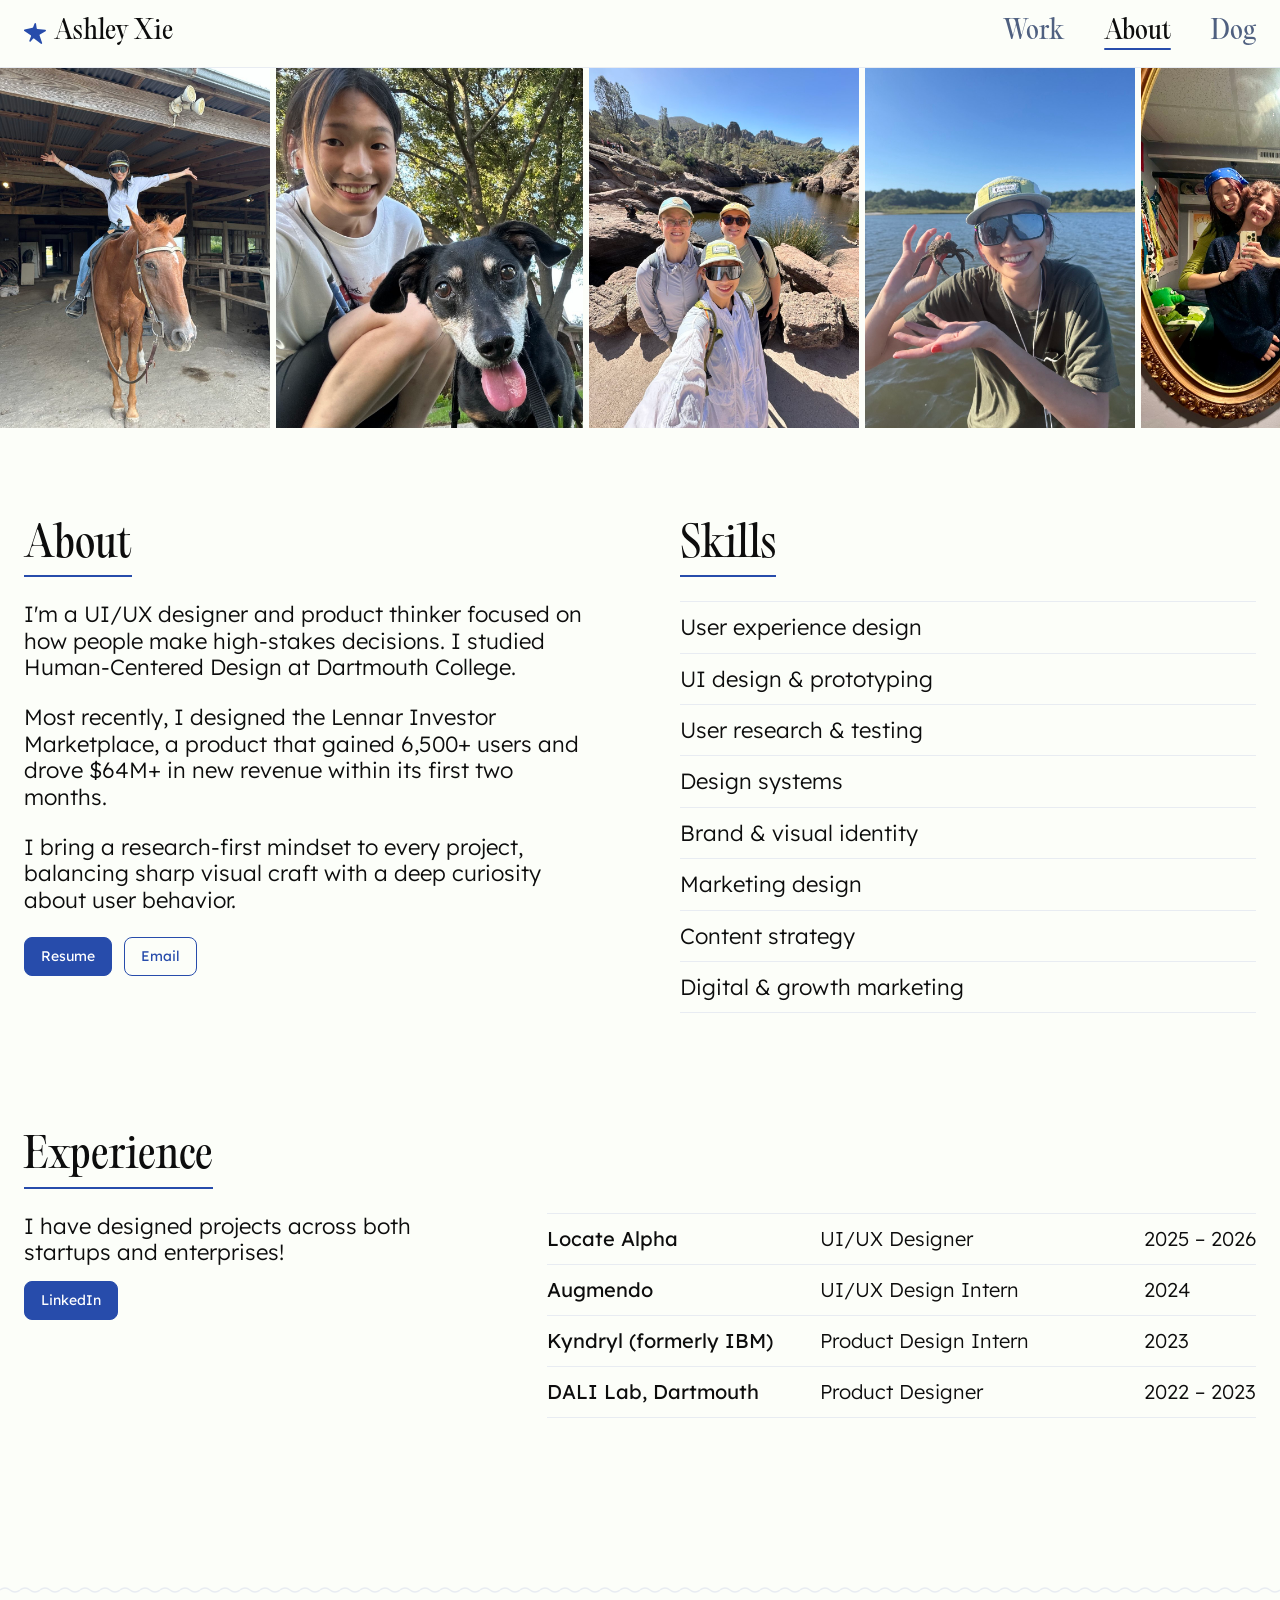
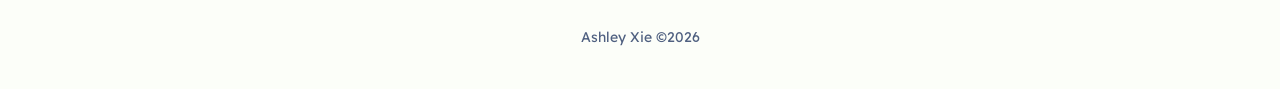
<file: about/index.html>
<!DOCTYPE html>
<html lang="en">
<head>
  <meta charset="UTF-8" />
  <meta name="viewport" content="width=device-width, initial-scale=1.0" />
  <title>About — Ashley Xie</title>
  <meta name="description" content="Ashley Xie is a UI/UX Designer at Locate Alpha, focused on high-stakes proptech flows." />
  <link rel="preconnect" href="https://fonts.googleapis.com" />
  <link rel="preconnect" href="https://fonts.gstatic.com" crossorigin />
  <link href="https://fonts.googleapis.com/css2?family=Lexend:wght@300;400;500;600;700&display=swap" rel="stylesheet" />
  <link rel="stylesheet" href="../css/tokens.css" />
  <link rel="stylesheet" href="../css/styles.css" />
  <link rel="icon" type="image/svg+xml" href="../images/star.svg" />
<style>
  #page-loader{position:fixed;inset:0;z-index:9999;background:#FCFEF9;display:flex;flex-direction:column;align-items:center;justify-content:center;gap:12px;opacity:1}

  .photo-strip{width:100%;overflow:hidden;height:360px;margin-top:68px;margin-bottom:0;}
  .photo-strip__inner{display:flex;gap:6px;animation:photo-marquee 36s linear infinite;width:max-content;}
  .photo-strip__inner:hover{animation-play-state:paused;}
  .photo-strip__img{height:360px;width:auto;object-fit:cover;display:block;flex-shrink:0;}
  @keyframes photo-marquee{from{transform:translateX(0);}to{transform:translateX(-50%);}}
  @media(max-width:768px){
    .about-section{padding-top:calc(var(--nav-h) + var(--space-2xl));}
    .photo-strip{margin-top:24px;margin-bottom:0;height:240px;margin-left:calc(-1 * var(--container-px));margin-right:calc(-1 * var(--container-px));width:calc(100% + 2 * var(--container-px));}
    .photo-strip__img{height:240px;}
  }
</style>
</head>
<body>

  <div id="page-loader" role="status" aria-label="Loading">
    <img src="../images/star.svg" alt="" class="loader__star" aria-hidden="true" />
    <span class="loader__name">Ashley Xie</span>
  </div>

  <!-- ── Navigation ─────────────────────────────────────────── -->
  <nav class="nav" role="navigation" aria-label="Main navigation">
    <div class="nav__inner">
      <a href="../" class="nav__logo"><img src="../images/star.svg" alt="" class="nav__logo-star" aria-hidden="true" />Ashley Xie</a>
      <button class="nav__toggle" aria-label="Toggle navigation menu" aria-expanded="false">
        <span></span><span></span><span></span>
      </button>
      <ul class="nav__links" role="list">
        <li><a href="../" class="nav__link">Work</a></li>
        <li><a href="../about/" class="nav__link active">About</a></li>
        <li><a href="../dog/" class="nav__link">Dog</a></li>
      </ul>
    </div>
  </nav>

  <main>
    <!-- ── Photo Strip ────────────────────────────────────────── -->
    <div class="photo-strip" aria-hidden="true">
      <div class="photo-strip__inner">
        <img src="../images/about/photo1.jpg" alt="" class="photo-strip__img" />
        <img src="../images/about/photo2.jpg" alt="" class="photo-strip__img" />
        <img src="../images/about/photo3.jpg" alt="" class="photo-strip__img" />
        <img src="../images/about/photo4.jpg" alt="" class="photo-strip__img" />
        <img src="../images/about/photo5.jpg" alt="" class="photo-strip__img" />
        <img src="../images/about/photo6.jpg" alt="" class="photo-strip__img" />
        <img src="../images/about/photo7.jpg" alt="" class="photo-strip__img" />
        <img src="../images/about/photo1.jpg" alt="" class="photo-strip__img" />
        <img src="../images/about/photo2.jpg" alt="" class="photo-strip__img" />
        <img src="../images/about/photo3.jpg" alt="" class="photo-strip__img" />
        <img src="../images/about/photo4.jpg" alt="" class="photo-strip__img" />
        <img src="../images/about/photo5.jpg" alt="" class="photo-strip__img" />
        <img src="../images/about/photo6.jpg" alt="" class="photo-strip__img" />
        <img src="../images/about/photo7.jpg" alt="" class="photo-strip__img" />
      </div>
    </div>

    <section class="about-section" aria-labelledby="about-heading">
      <div class="container">
        <div class="about-split">

          <!-- Left: Bio -->
          <div class="about-bio">
            <p class="about-label">About</p>
            <p id="about-heading">
              I'm a UI/UX designer and product thinker focused on how people
              make high-stakes decisions. I studied Human-Centered Design
              at Dartmouth College.
            </p>
            <p>
              Most recently, I designed the Lennar Investor Marketplace, a product
              that gained 6,500+ users and drove $64M+ in new revenue within its first
              two months.
            </p>
            <p>
              I bring a research-first mindset to every project, balancing
              sharp visual craft with a deep curiosity about user behavior.
            </p>
            <div class="about-actions">
              <a href="../Ashley_Xie_Design_Engineer.pdf" target="_blank" rel="noopener noreferrer" class="btn"><span class="btn__label">Resume</span></a>
              <a href="mailto:ashleyjxie@gmail.com" class="btn btn--secondary"><span class="btn__label">Email</span></a>
            </div>
          </div>

          <!-- Right: Expertise -->
          <div class="about-expertise">
            <p class="about-label">Skills</p>
            <ul class="about-skills" role="list">
              <li>User experience design</li>
              <li>UI design &amp; prototyping</li>
              <li>User research &amp; testing</li>
              <li>Design systems</li>
              <li>Brand &amp; visual identity</li>
              <li>Marketing design</li>
              <li>Content strategy</li>
              <li>Digital &amp; growth marketing</li>
            </ul>
          </div>

        </div>
      </div>
    </section>
    <!-- ── Experience ─────────────────────────────────────────── -->
    <section class="exp-section" aria-labelledby="exp-heading">
      <div class="container">
        <p class="about-label" id="exp-heading">Experience</p>
        <div class="exp-split">

          <div class="exp-left">
            <p class="exp-blurb">I have designed projects across both startups and enterprises!</p>
            <a href="https://www.linkedin.com/in/ashley-xie/" target="_blank" rel="noopener noreferrer" class="btn exp-linkedin-btn"><span class="btn__label">LinkedIn</span></a>
          </div>

          <ul class="exp-list" role="list">
            <li class="exp-row">
              <span class="exp-company">Locate Alpha</span>
              <span class="exp-role">UI/UX Designer</span>
              <span class="exp-date">2025 – 2026</span>
            </li>
            <li class="exp-row">
              <span class="exp-company">Augmendo</span>
              <span class="exp-role">UI/UX Design Intern</span>
              <span class="exp-date">2024</span>
            </li>
            <li class="exp-row">
              <span class="exp-company">Kyndryl (formerly IBM)</span>
              <span class="exp-role">Product Design Intern</span>
              <span class="exp-date">2023</span>
            </li>
            <li class="exp-row">
              <span class="exp-company">DALI Lab, Dartmouth</span>
              <span class="exp-role">Product Designer</span>
              <span class="exp-date">2022 – 2023</span>
            </li>
          </ul>

        </div>
      </div>
    </section>


  </main>

  <!-- ── Footer ─────────────────────────────────────────────── -->
  <footer class="footer" role="contentinfo">
    <div class="container">
      <p class="footer__copy">Ashley Xie &copy;<span class="footer__year">2026</span></p>
    </div>
  </footer>

  <script src="../js/main.js"></script>
  <script>
    (function () {
      var strip = document.querySelector('.photo-strip');
      var abio  = document.querySelector('.about-bio');
      var main  = document.querySelector('main');
      var mq    = window.matchMedia('(max-width: 768px)');
      function place(e) {
        if (e.matches) {
          abio.after(strip);
        } else {
          main.prepend(strip);
          strip.style.marginTop = '';
        }
      }
      mq.addEventListener('change', place);
      place(mq);
    })();
  </script>
</body>
</html>
</file>
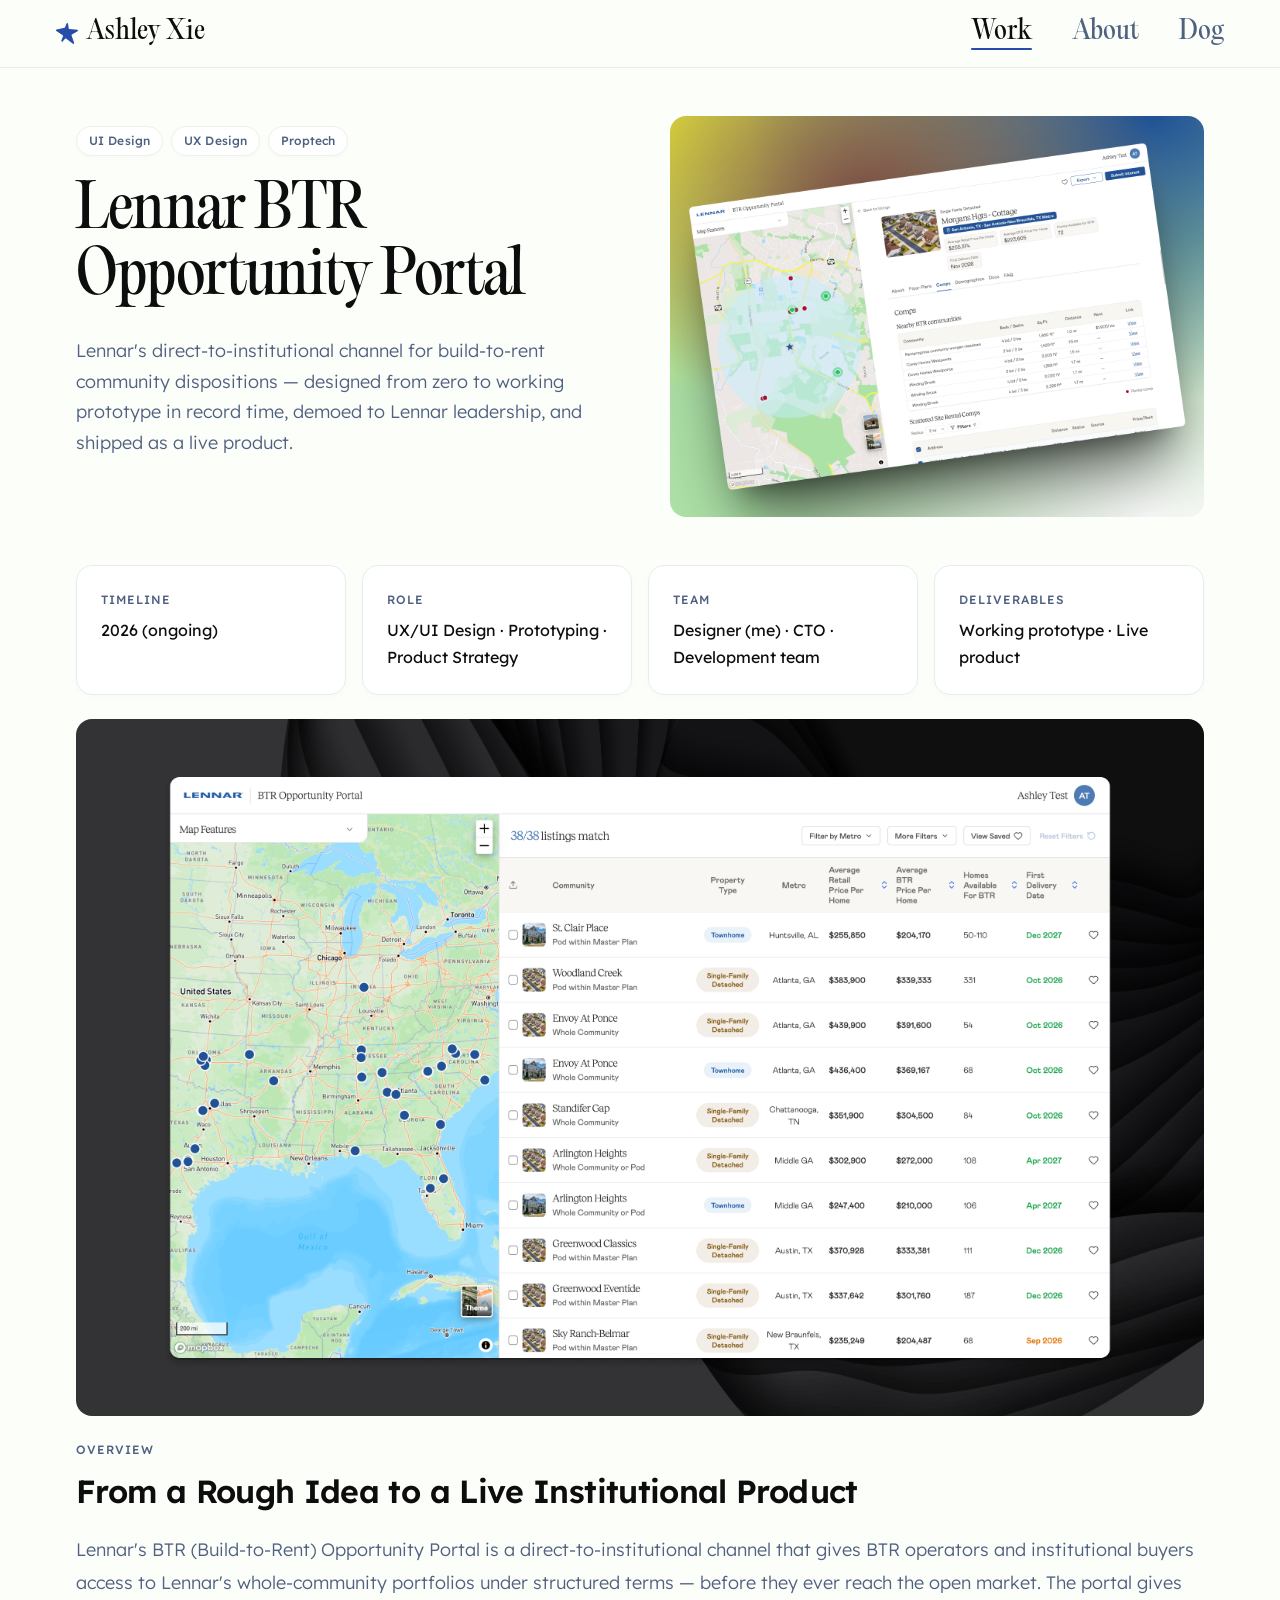
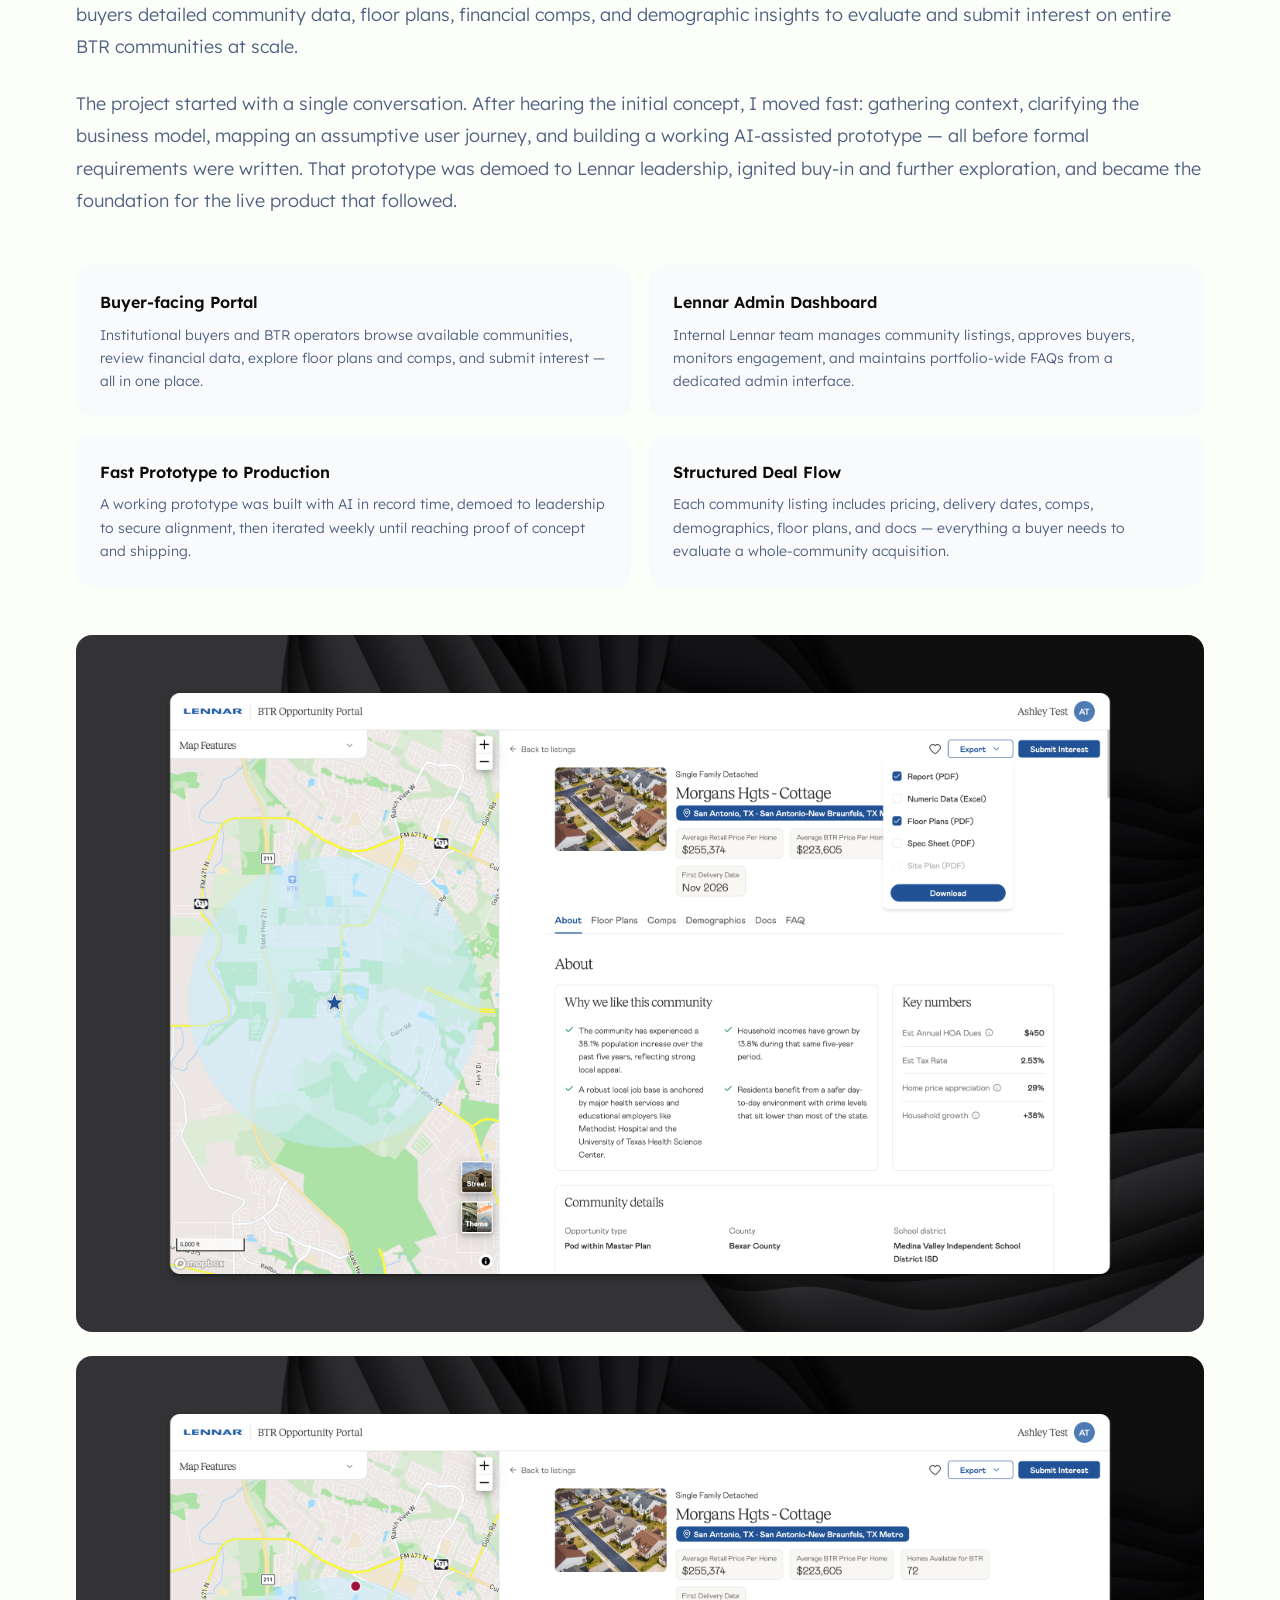
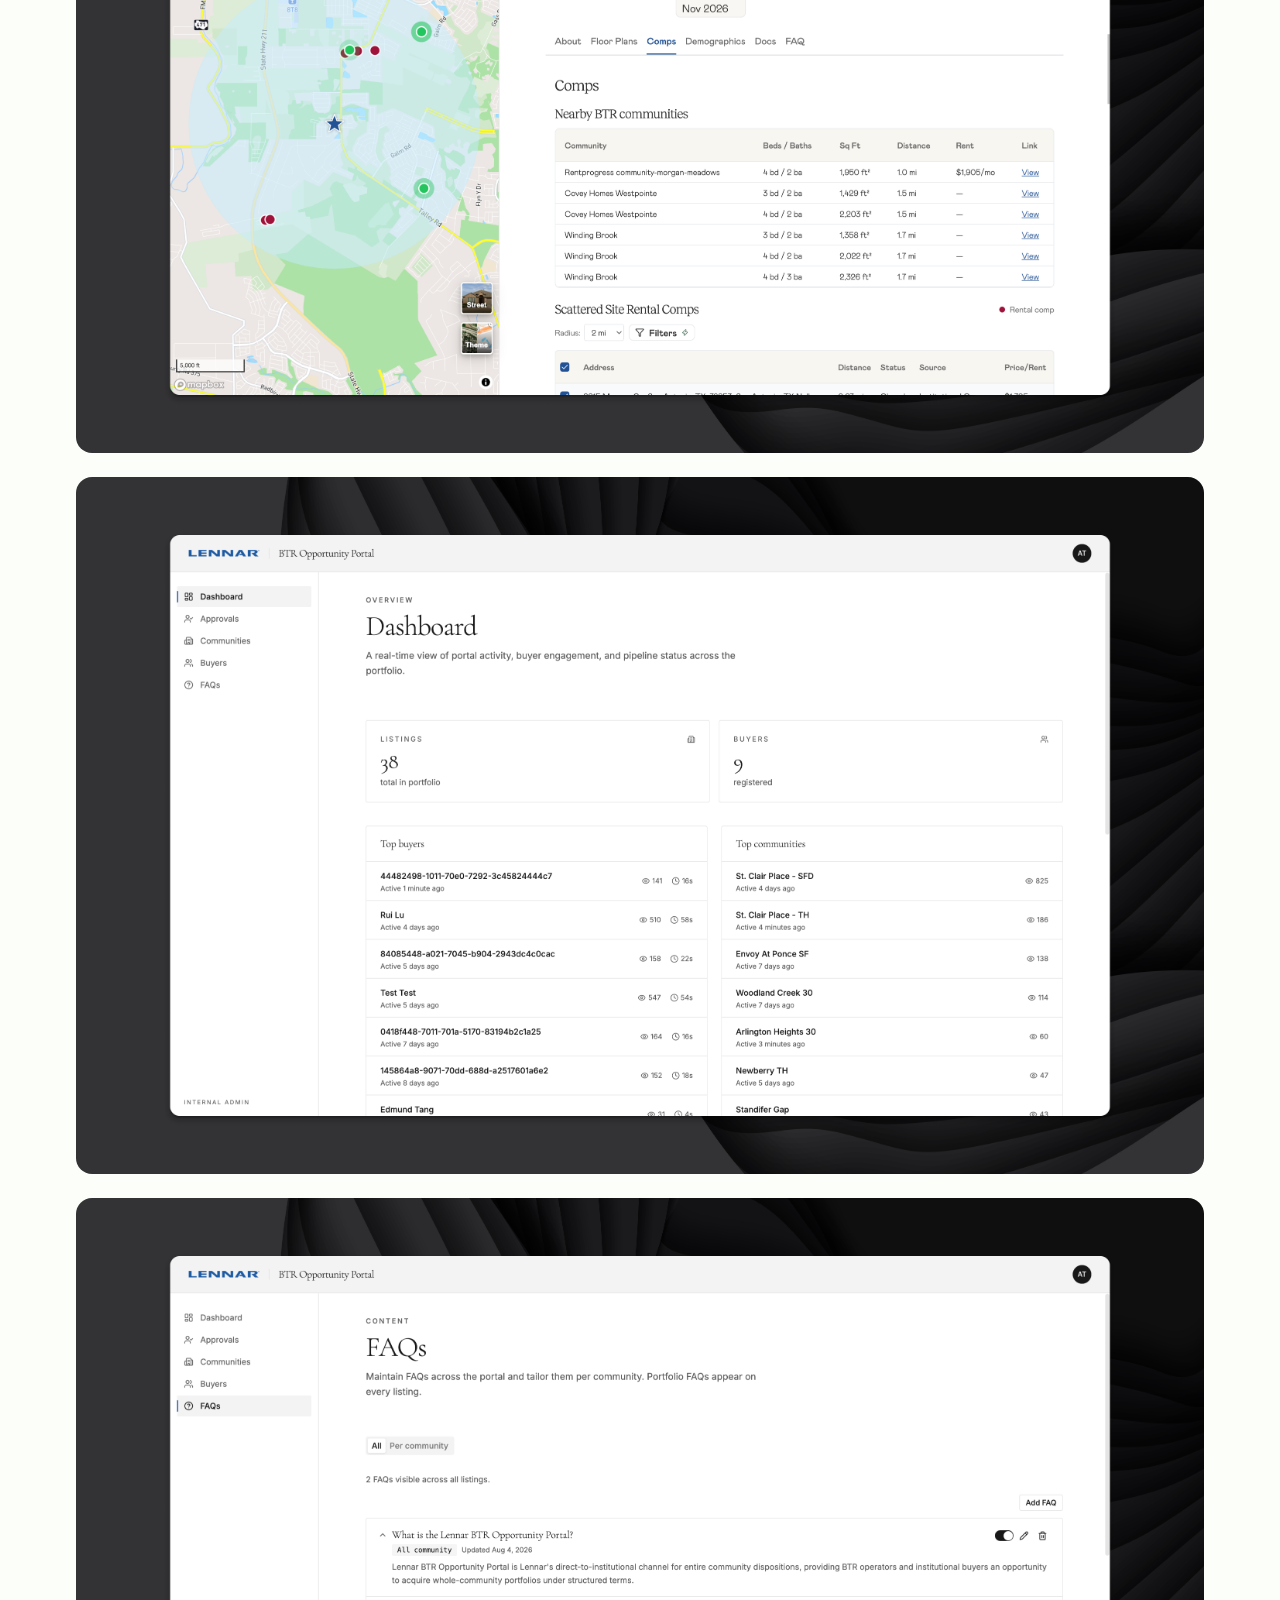
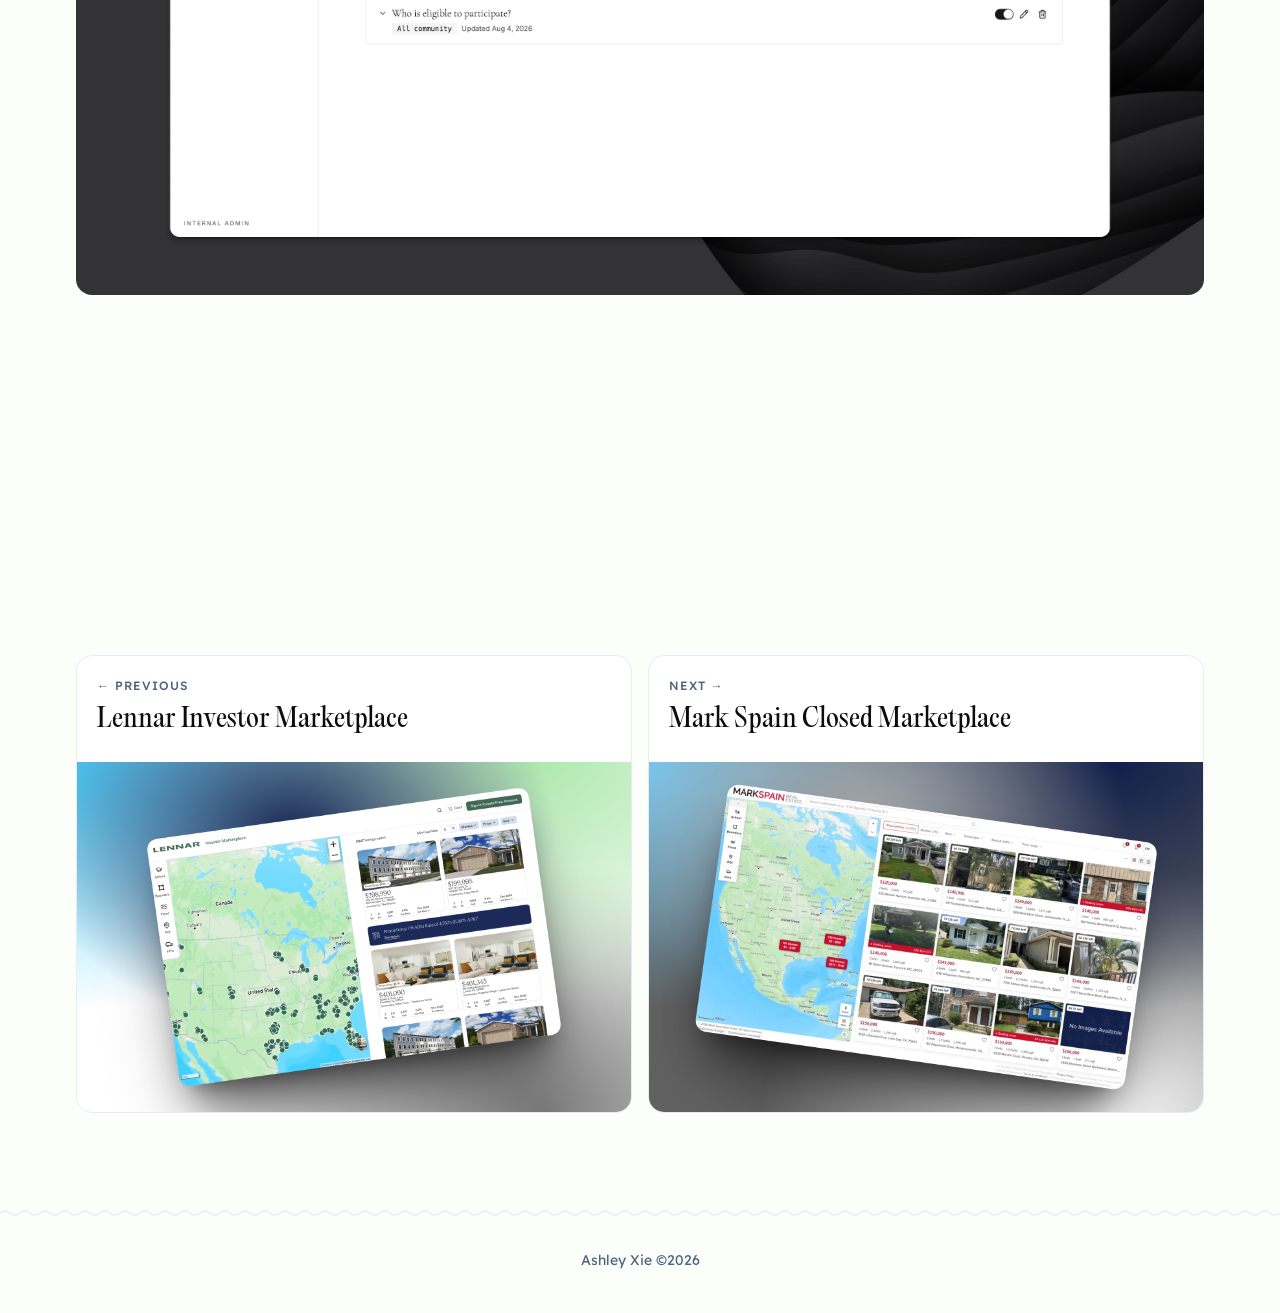
<file: lennar-btr/index.html>
<!DOCTYPE html>
<html lang="en">
<head>
  <meta charset="UTF-8" />
  <meta name="viewport" content="width=device-width, initial-scale=1.0" />
  <title>Lennar BTR Opportunity Portal — Ashley Xie</title>
  <meta name="description" content="Case study: Lennar BTR Opportunity Portal — a direct-to-institutional channel for Lennar's build-to-rent communities, designed and shipped from prototype to live product." />
  <link rel="preconnect" href="https://fonts.googleapis.com" />
  <link rel="preconnect" href="https://fonts.gstatic.com" crossorigin />
  <link href="https://fonts.googleapis.com/css2?family=Lexend:wght@300;400;500;600;700&display=swap" rel="stylesheet" />
  <link rel="stylesheet" href="../css/tokens.css" />
  <link rel="stylesheet" href="../css/styles.css" />
  <link rel="stylesheet" href="../css/case-study.css" />
  <link rel="icon" type="image/svg+xml" href="../images/star.svg" />
<style>
  #page-loader{position:fixed;inset:0;z-index:9999;background:#FCFEF9;display:flex;flex-direction:column;align-items:center;justify-content:center;gap:12px;opacity:1}
</style>
</head>
<body class="lennar-page">

  <div id="page-loader" role="status" aria-label="Loading">
    <img src="../images/star.svg" alt="" class="loader__star" aria-hidden="true" />
    <span class="loader__name">Ashley Xie</span>
  </div>

  <nav class="nav" role="navigation" aria-label="Main navigation">
    <div class="nav__inner">
      <a href="../" class="nav__logo"><img src="../images/star.svg" alt="" class="nav__logo-star" aria-hidden="true" />Ashley Xie</a>
      <button class="nav__toggle" aria-label="Toggle navigation menu" aria-expanded="false">
        <span></span><span></span><span></span>
      </button>
      <ul class="nav__links" role="list">
        <li><a href="../" class="nav__link active">Work</a></li>
        <li><a href="../about/" class="nav__link">About</a></li>
        <li><a href="../dog/" class="nav__link">Dog</a></li>
      </ul>
    </div>
  </nav>

  <main>
    <div class="cs-hero" style="padding-bottom: 0;">
      <div class="container">
        <div class="cs-hero__split">
          <div class="cs-hero__left">
            <div class="cs-hero__tags">
              <span class="tag">UI Design</span>
              <span class="tag">UX Design</span>
              <span class="tag">Proptech</span>
            </div>
            <h1 class="cs-hero__title">Lennar BTR Opportunity Portal</h1>
            <p class="cs-hero__sub">Lennar's direct-to-institutional channel for build-to-rent community dispositions — designed from zero to working prototype in record time, demoed to Lennar leadership, and shipped as a live product.</p>
          </div>
          <div class="cs-hero__right">
            <div class="card__thumb card__thumb--6 card__thumb--screenshot">
              <img src="../images/projects/lennar-btr-card.png" alt="Lennar BTR Opportunity Portal" />
            </div>
          </div>
        </div>
        <div class="cs-meta cs-meta--cards">
          <div class="cs-meta__item">
            <span class="cs-meta__label">Timeline</span>
            <span class="cs-meta__value">2026 (ongoing)</span>
          </div>
          <div class="cs-meta__item">
            <span class="cs-meta__label">Role</span>
            <span class="cs-meta__value">UX/UI Design · Prototyping · Product Strategy</span>
          </div>
          <div class="cs-meta__item">
            <span class="cs-meta__label">Team</span>
            <span class="cs-meta__value">Designer (me) · CTO · Development team</span>
          </div>
          <div class="cs-meta__item">
            <span class="cs-meta__label">Deliverables</span>
            <span class="cs-meta__value">Working prototype · Live product</span>
          </div>
        </div>
        <figure style="margin: var(--space-md) 0 0;">
          <img src="../images/projects/lennar-btr-browse.png" alt="Lennar BTR Opportunity Portal browse view — map and community listings" loading="lazy" style="width: 100%; display: block; border-radius: 16px;" />
        </figure>
      </div>
    </div>

    <div class="cs-body" style="padding-top: var(--space-md);">
      <div class="container cs-container">
        <nav class="cs-sidenav" aria-label="Page sections">
          <a href="#" class="cs-sidenav__link cs-sidenav__link--overview">Overview</a>
          <a href="#overview" class="cs-sidenav__link">Overview</a>
        </nav>
        <div class="cs-sections">

          <!-- Overview -->
          <section class="cs-section" id="overview">
            <h2>Overview</h2>
            <h3>From a Rough Idea to a Live Institutional Product</h3>
            <p>Lennar's BTR (Build-to-Rent) Opportunity Portal is a direct-to-institutional channel that gives BTR operators and institutional buyers access to Lennar's whole-community portfolios under structured terms — before they ever reach the open market. The portal gives buyers detailed community data, floor plans, financial comps, and demographic insights to evaluate and submit interest on entire BTR communities at scale.</p>
            <p>The project started with a single conversation. After hearing the initial concept, I moved fast: gathering context, clarifying the business model, mapping an assumptive user journey, and building a working AI-assisted prototype — all before formal requirements were written. That prototype was demoed to Lennar leadership, ignited buy-in and further exploration, and became the foundation for the live product that followed.</p>

            <div class="cs-cards" style="grid-template-columns: repeat(2, 1fr); margin-top: var(--space-lg);">
              <div class="cs-card">
                <div class="cs-card__body">
                  <h4>Buyer-facing Portal</h4>
                  <p>Institutional buyers and BTR operators browse available communities, review financial data, explore floor plans and comps, and submit interest — all in one place.</p>
                </div>
              </div>
              <div class="cs-card">
                <div class="cs-card__body">
                  <h4>Lennar Admin Dashboard</h4>
                  <p>Internal Lennar team manages community listings, approves buyers, monitors engagement, and maintains portfolio-wide FAQs from a dedicated admin interface.</p>
                </div>
              </div>
              <div class="cs-card">
                <div class="cs-card__body">
                  <h4>Fast Prototype to Production</h4>
                  <p>A working prototype was built with AI in record time, demoed to leadership to secure alignment, then iterated weekly until reaching proof of concept and shipping.</p>
                </div>
              </div>
              <div class="cs-card">
                <div class="cs-card__body">
                  <h4>Structured Deal Flow</h4>
                  <p>Each community listing includes pricing, delivery dates, comps, demographics, floor plans, and docs — everything a buyer needs to evaluate a whole-community acquisition.</p>
                </div>
              </div>
            </div>

            <figure style="margin: var(--space-lg) 0 var(--space-md);">
              <img src="../images/projects/lennar-btr-detail-about.png" alt="Lennar BTR community detail page — About tab with key numbers and community highlights" loading="lazy" style="width: 100%; display: block; border-radius: 16px;" />
            </figure>
            <figure style="margin: 0 0 var(--space-md);">
              <img src="../images/projects/lennar-btr-detail-comps.png" alt="Lennar BTR community detail page — Comps tab with nearby BTR communities and rental data" loading="lazy" style="width: 100%; display: block; border-radius: 16px;" />
            </figure>
            <figure style="margin: 0 0 var(--space-md);">
              <img src="../images/projects/lennar-btr-admin-dashboard.png" alt="Lennar BTR admin dashboard showing listings, buyers, and top community activity" loading="lazy" style="width: 100%; display: block; border-radius: 16px;" />
            </figure>
            <figure style="margin: 0 0 0;">
              <img src="../images/projects/lennar-btr-admin-faqs.png" alt="Lennar BTR admin FAQ management interface" loading="lazy" style="width: 100%; display: block; border-radius: 16px;" />
            </figure>
          </section>

        </div><!-- /.cs-sections -->
      </div>
    </div>

    <div class="container">
      <nav class="cs-project-nav" aria-label="Project navigation">
        <a href="../lennar/" class="cs-project-nav__prev">
          <img src="../images/projects/lennar-card.png" alt="Lennar Investor Marketplace" class="cs-project-nav__thumb" />
          <div class="cs-project-nav__info">
            <span class="cs-project-nav__label">← Previous</span>
            <span class="cs-project-nav__title">Lennar Investor Marketplace</span>
          </div>
        </a>
        <a href="../mark-spain/" class="cs-project-nav__next">
          <img src="../images/projects/markspain-card.png" alt="Mark Spain Real Estate Closed Marketplace" class="cs-project-nav__thumb" />
          <div class="cs-project-nav__info">
            <span class="cs-project-nav__label">Next →</span>
            <span class="cs-project-nav__title">Mark Spain Closed Marketplace</span>
          </div>
        </a>
      </nav>
    </div>
  </main>

  <footer class="footer" role="contentinfo">
    <div class="container">
      <p class="footer__copy">Ashley Xie &copy;<span class="footer__year">2026</span></p>
    </div>
  </footer>

  <script src="../js/main.js"></script>
</body>
</html>
</file>
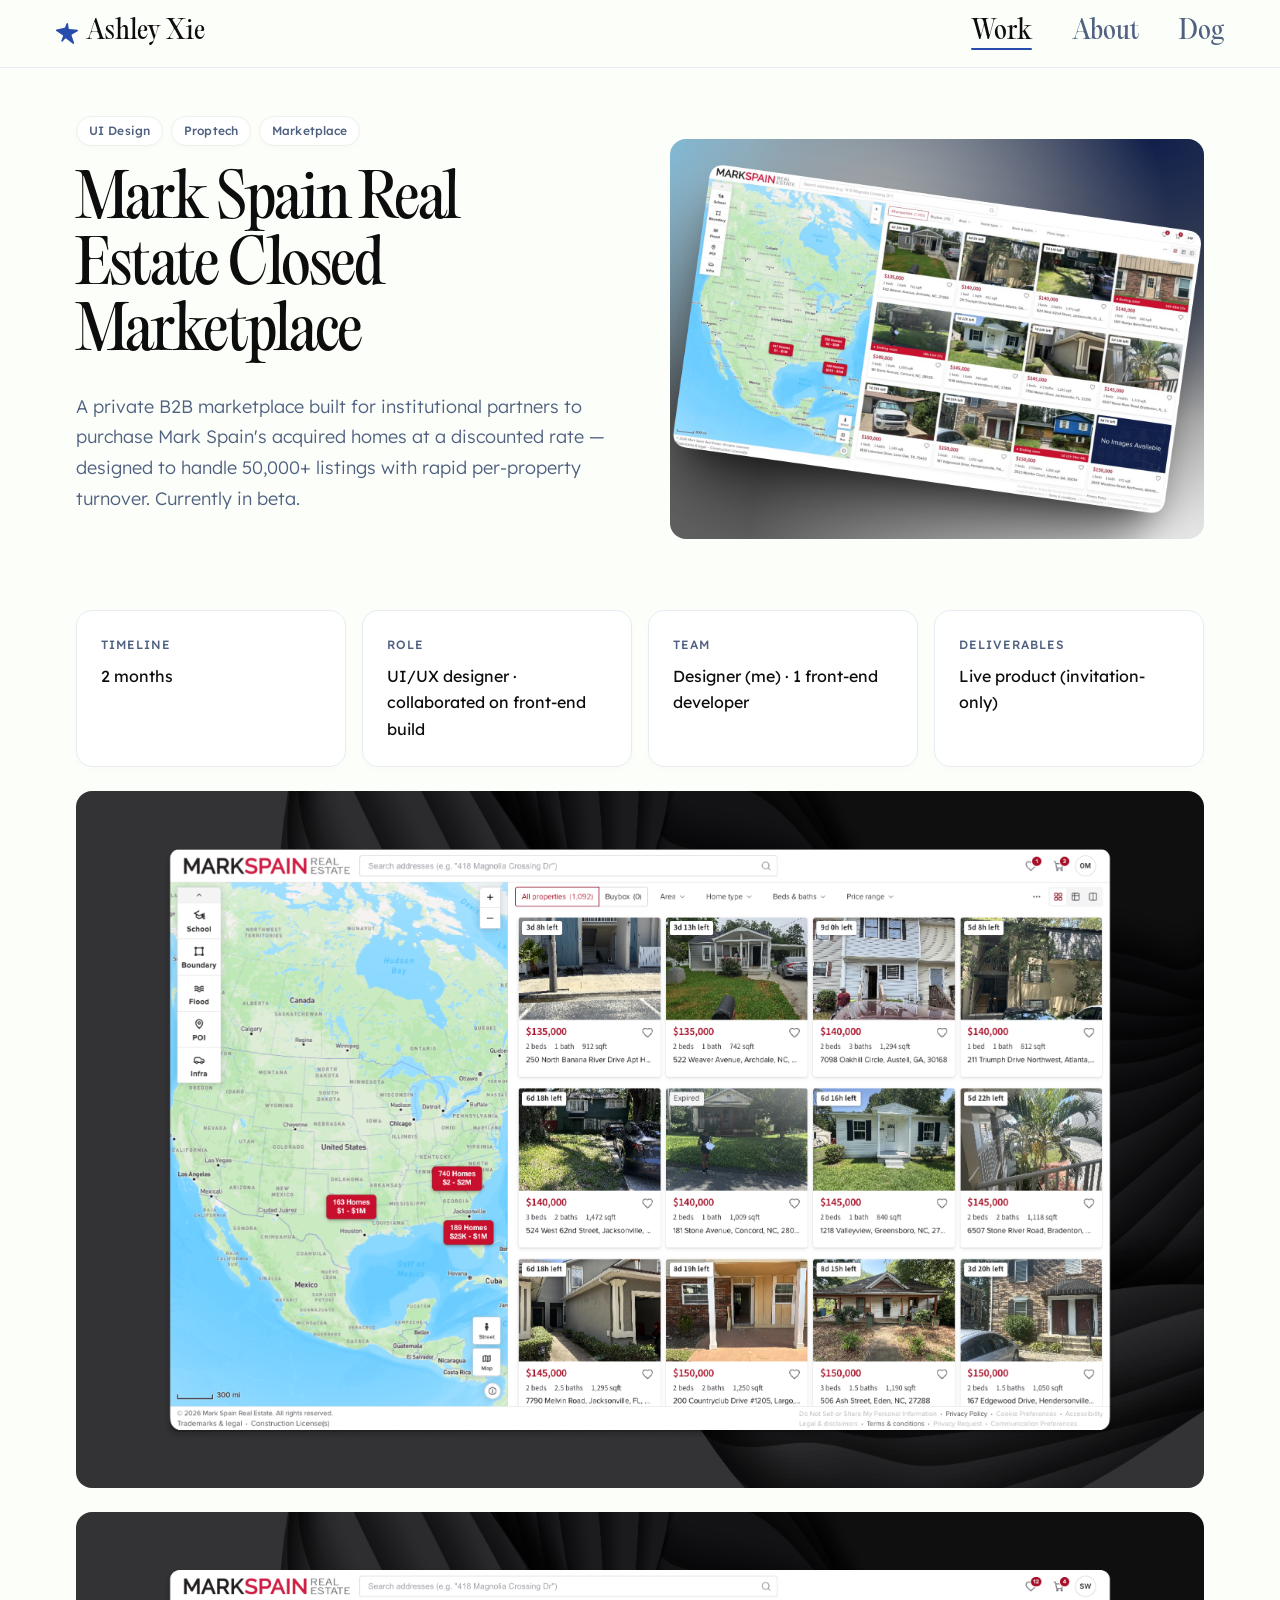
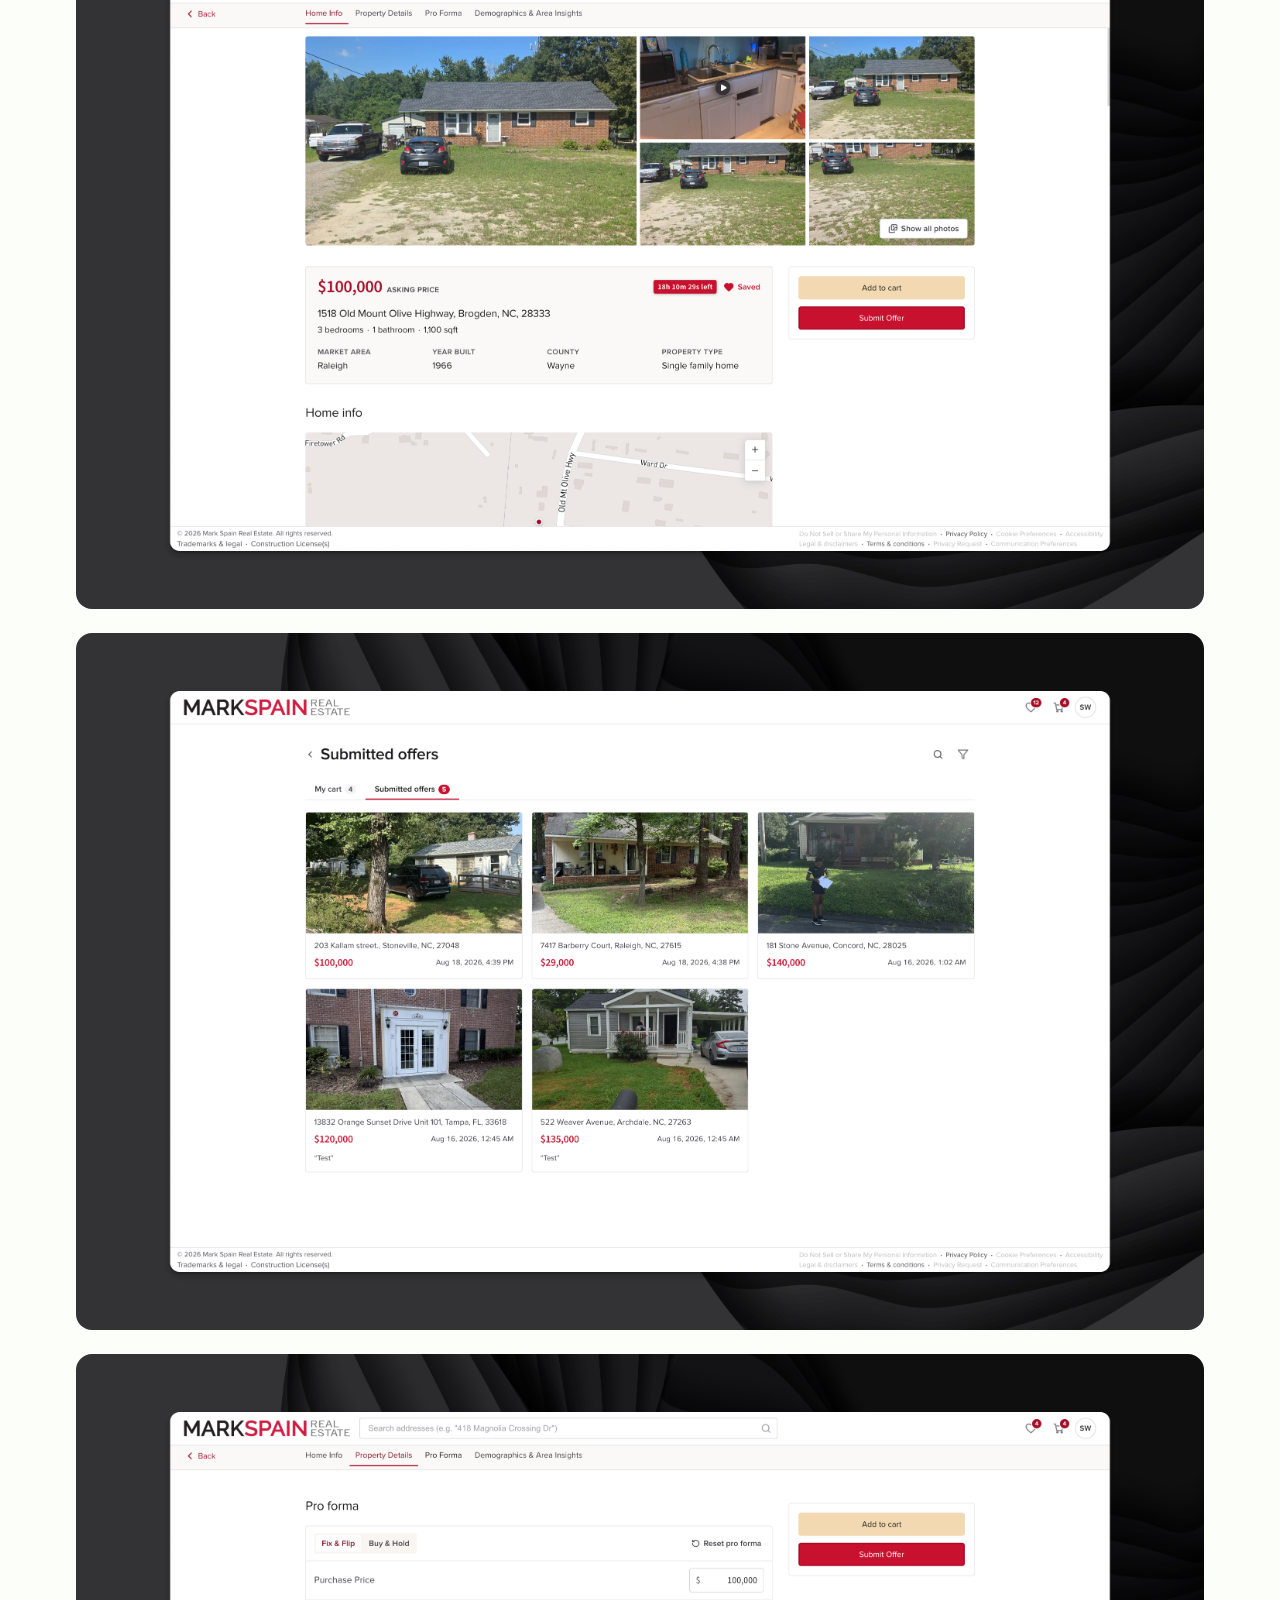
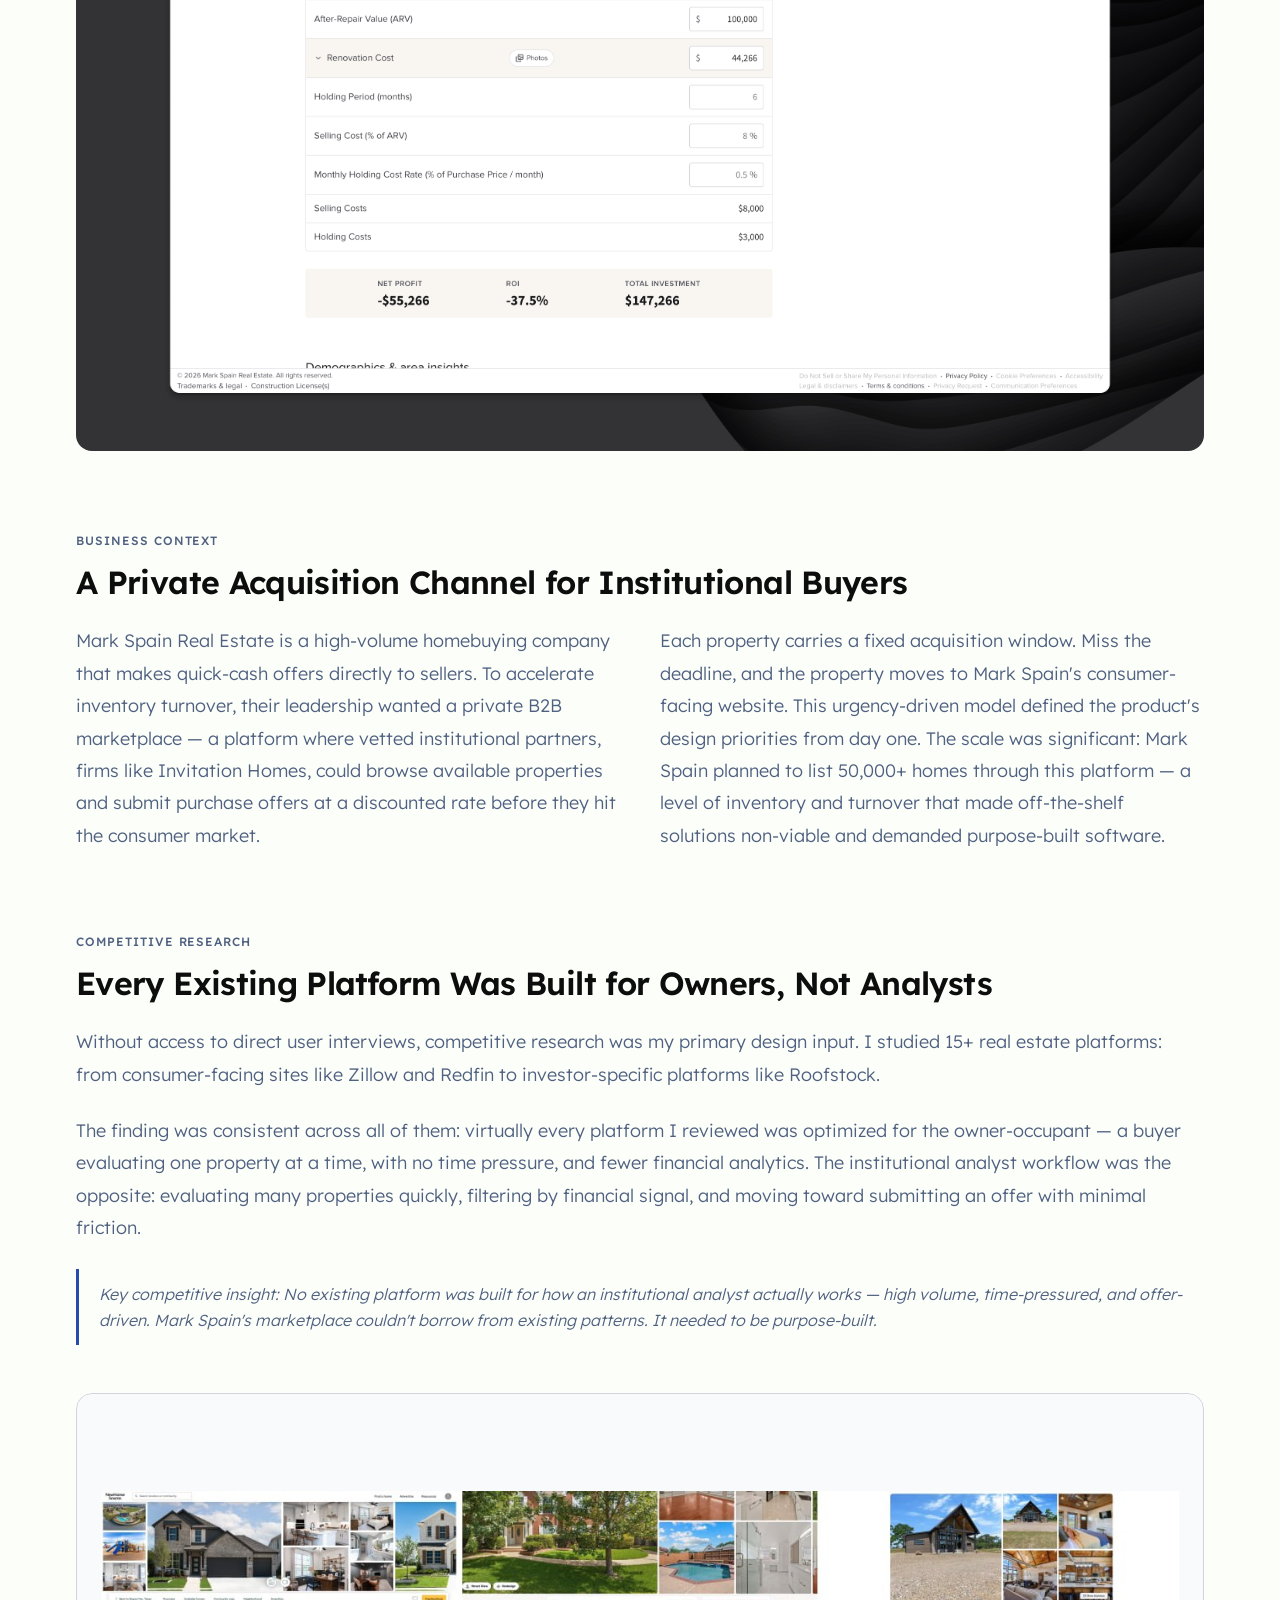
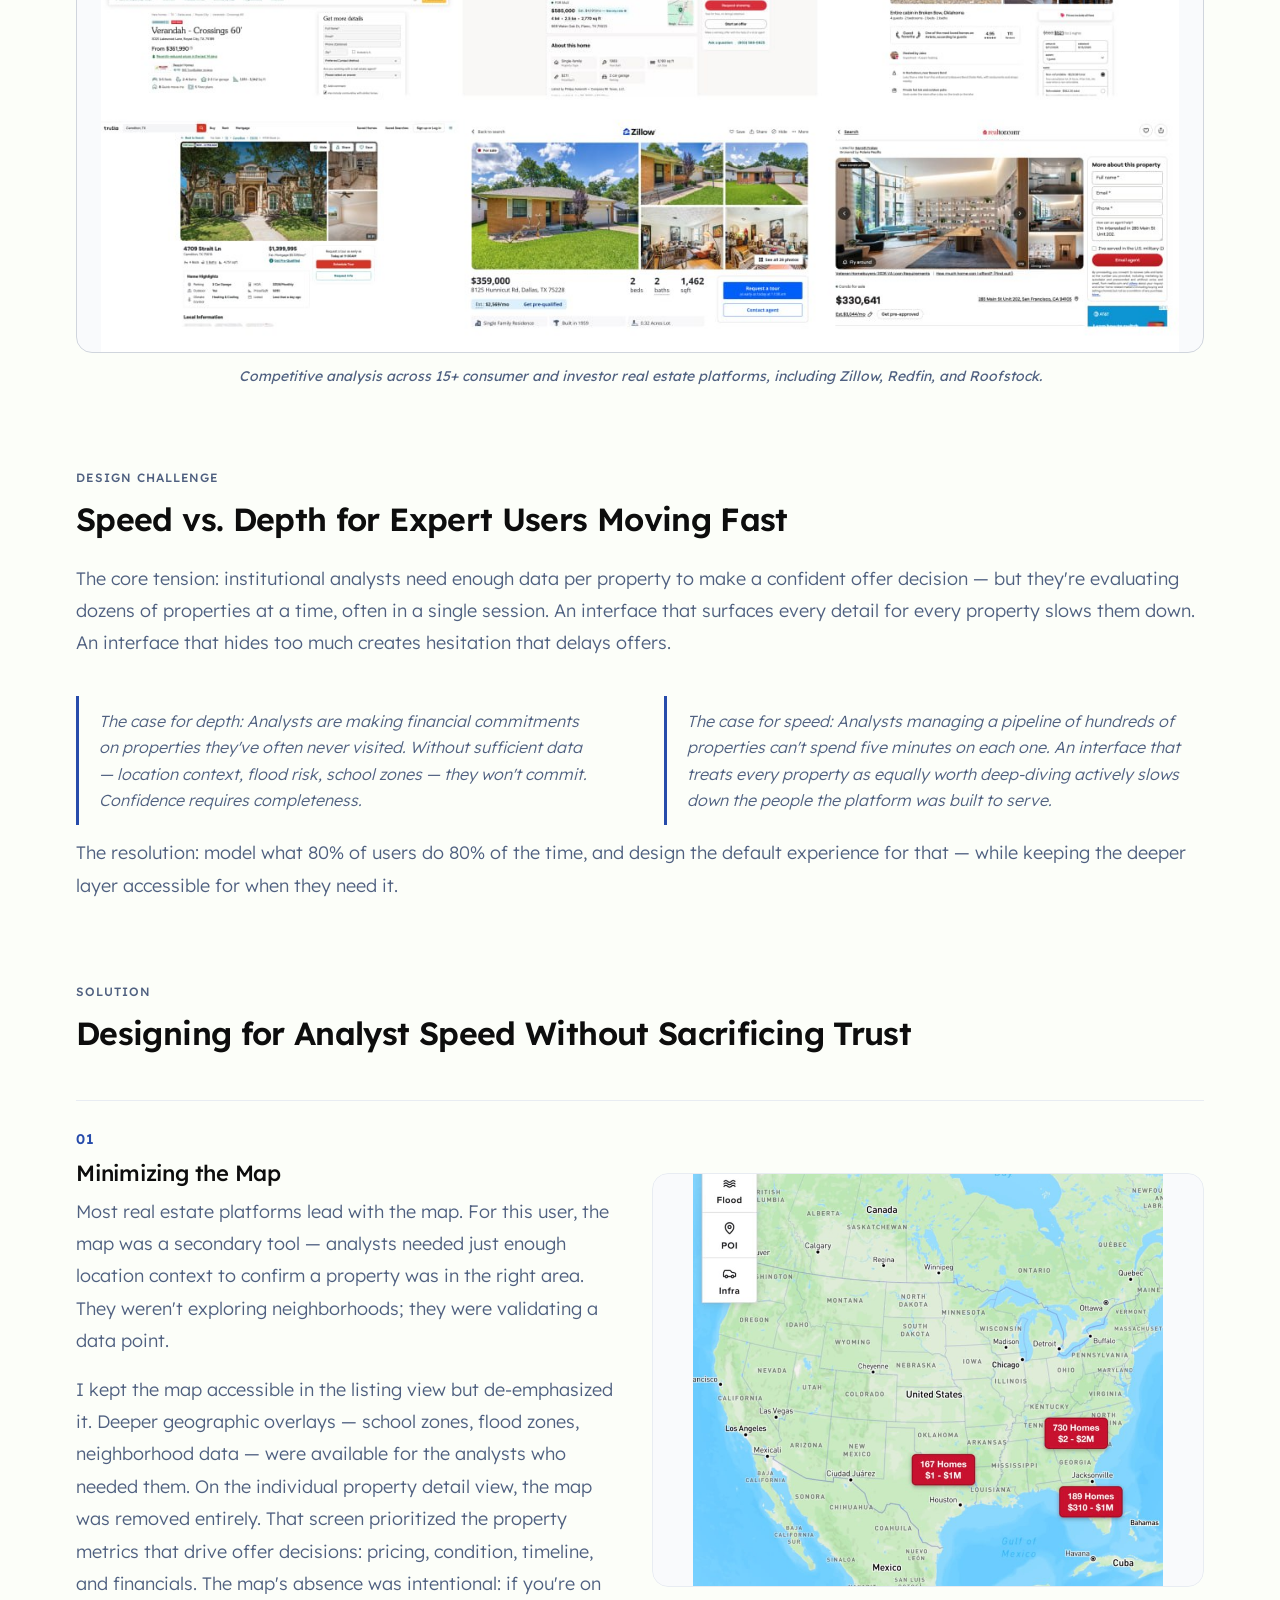
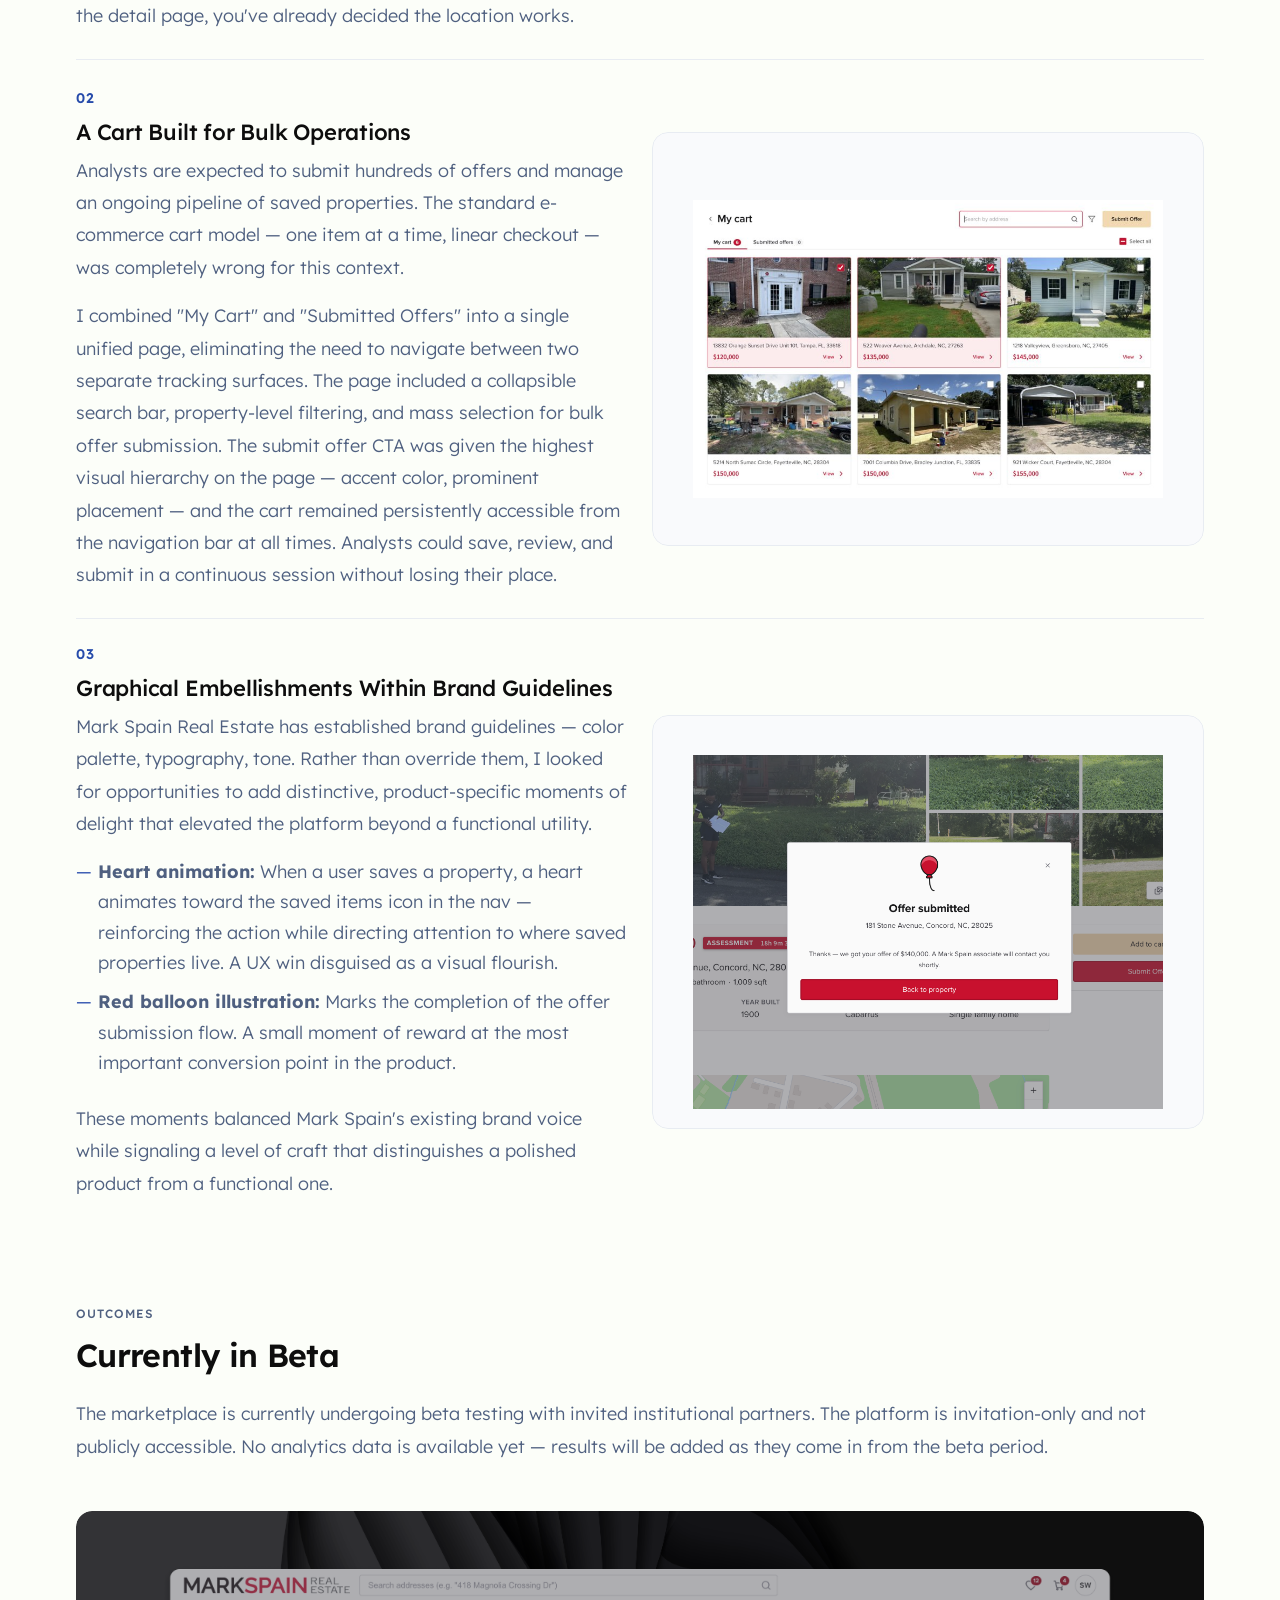
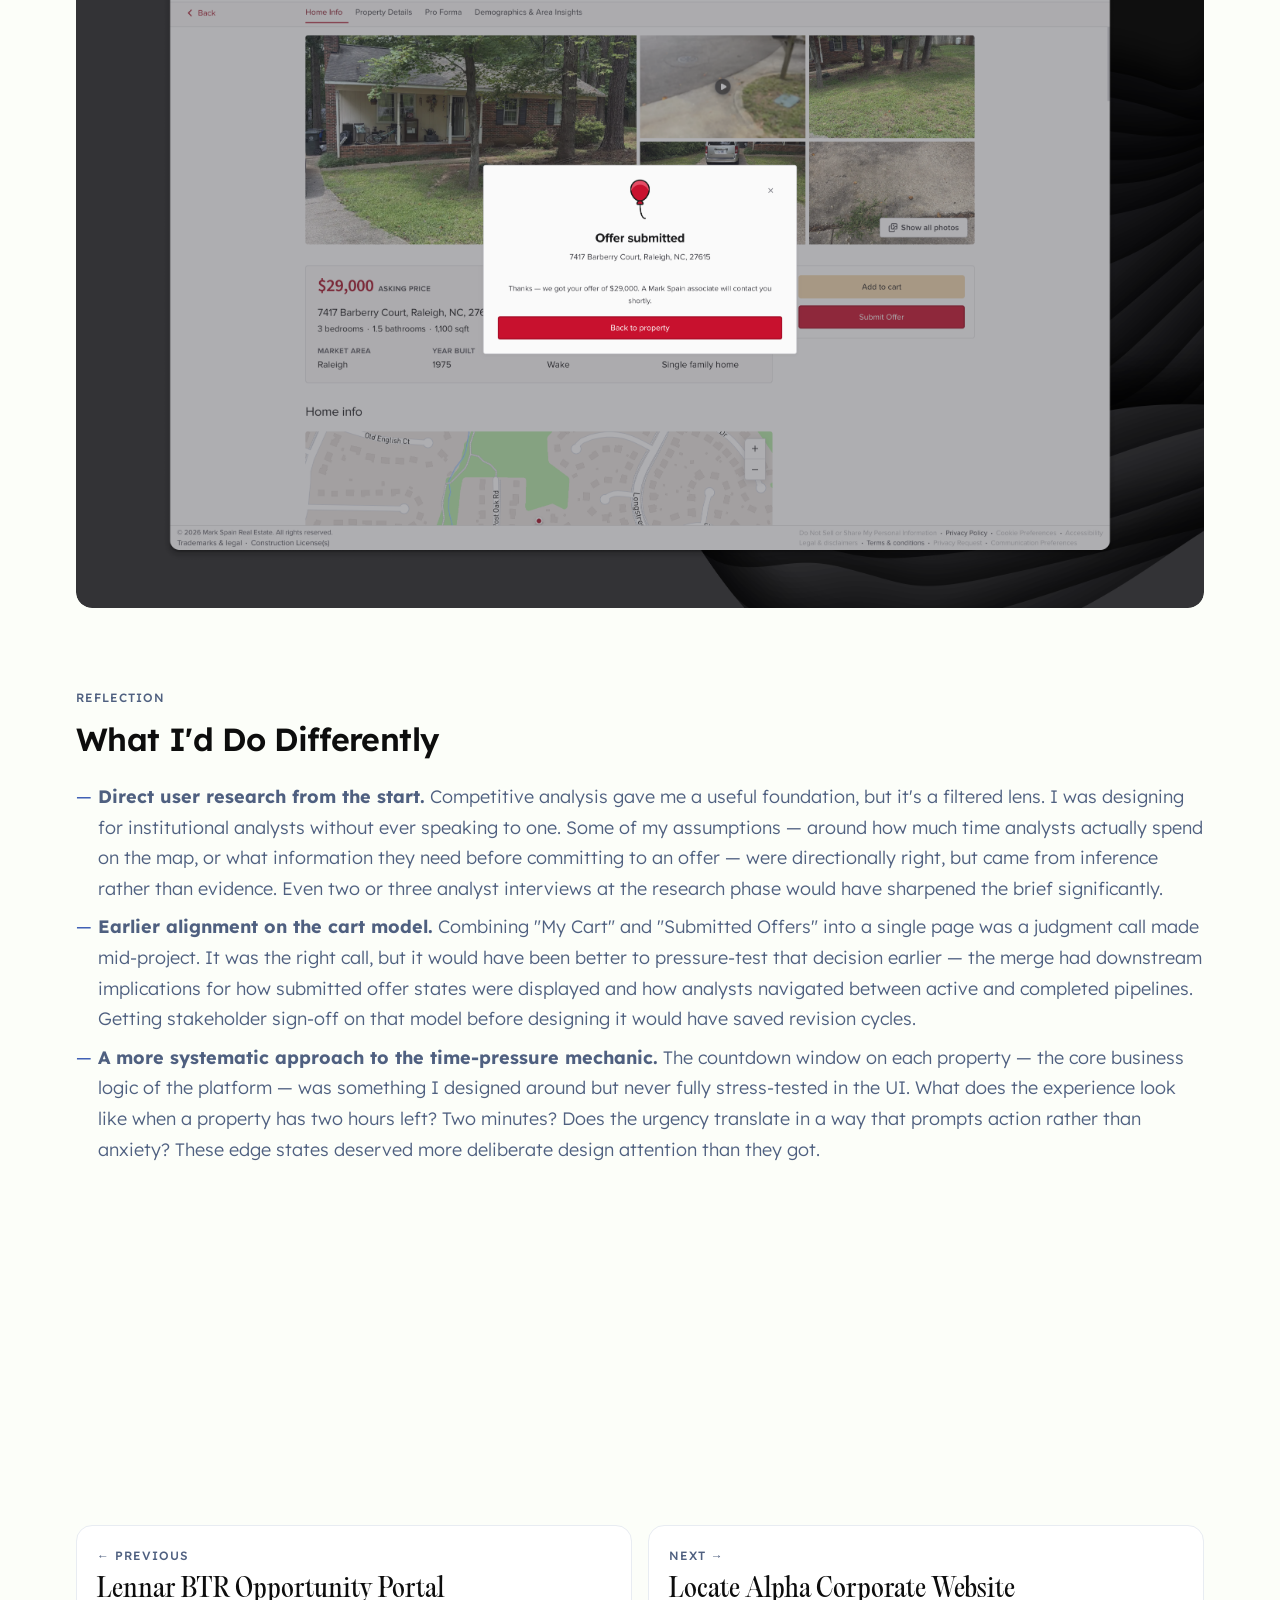
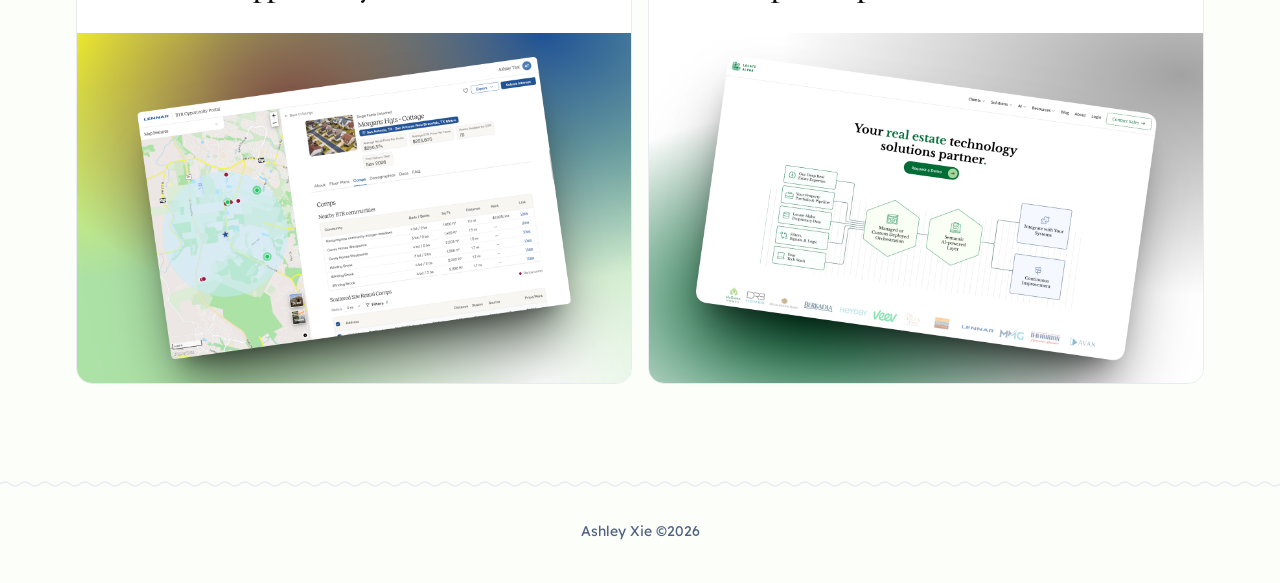
<file: mark-spain/index.html>
<!DOCTYPE html>
<html lang="en">
<head>
  <meta charset="UTF-8" />
  <meta name="viewport" content="width=device-width, initial-scale=1.0" />
  <title>Mark Spain Real Estate Closed Marketplace — Ashley Xie</title>
  <meta name="description" content="Case study: Mark Spain Real Estate Closed Marketplace — a private B2B platform built for institutional buyers to acquire homes at scale." />
  <link rel="preconnect" href="https://fonts.googleapis.com" />
  <link rel="preconnect" href="https://fonts.gstatic.com" crossorigin />
  <link href="https://fonts.googleapis.com/css2?family=Lexend:wght@300;400;500;600;700&display=swap" rel="stylesheet" />
  <link rel="stylesheet" href="../css/tokens.css" />
  <link rel="stylesheet" href="../css/styles.css" />
  <link rel="stylesheet" href="../css/case-study.css" />
  <link rel="icon" type="image/svg+xml" href="../images/star.svg" />
<style>
  #page-loader{position:fixed;inset:0;z-index:9999;background:#FCFEF9;display:flex;flex-direction:column;align-items:center;justify-content:center;gap:12px;opacity:1}
</style>
</head>
<body class="markspain-page">

  <div id="page-loader" role="status" aria-label="Loading">
    <img src="../images/star.svg" alt="" class="loader__star" aria-hidden="true" />
    <span class="loader__name">Ashley Xie</span>
  </div>

  <nav class="nav" role="navigation" aria-label="Main navigation">
    <div class="nav__inner">
      <a href="../" class="nav__logo"><img src="../images/star.svg" alt="" class="nav__logo-star" aria-hidden="true" />Ashley Xie</a>
      <button class="nav__toggle" aria-label="Toggle navigation menu" aria-expanded="false">
        <span></span><span></span><span></span>
      </button>
      <ul class="nav__links" role="list">
        <li><a href="../" class="nav__link active">Work</a></li>
        <li><a href="../about/" class="nav__link">About</a></li>
        <li><a href="../dog/" class="nav__link">Dog</a></li>
      </ul>
    </div>
  </nav>

  <main>
    <div class="cs-hero" style="padding-bottom: 0;">
      <div class="container">
        <div class="cs-hero__split">
          <div class="cs-hero__left">
            <div class="cs-hero__tags">
              <span class="tag">UI Design</span>
              <span class="tag">Proptech</span>
              <span class="tag">Marketplace</span>
            </div>
            <h1 class="cs-hero__title">Mark Spain Real Estate Closed Marketplace</h1>
            <p class="cs-hero__sub">A private B2B marketplace built for institutional partners to purchase Mark Spain's acquired homes at a discounted rate — designed to handle 50,000+ listings with rapid per-property turnover. Currently in beta.</p>
          </div>
          <div class="cs-hero__right">
            <div class="card__thumb card__thumb--5 card__thumb--screenshot">
              <img src="../images/projects/markspain-card.png" alt="Mark Spain Real Estate Closed Marketplace" />
            </div>
          </div>
        </div>
        <div class="cs-meta cs-meta--cards">
          <div class="cs-meta__item">
            <span class="cs-meta__label">Timeline</span>
            <span class="cs-meta__value">2 months</span>
          </div>
          <div class="cs-meta__item">
            <span class="cs-meta__label">Role</span>
            <span class="cs-meta__value">UI/UX designer · collaborated on front-end build</span>
          </div>
          <div class="cs-meta__item">
            <span class="cs-meta__label">Team</span>
            <span class="cs-meta__value">Designer (me) · 1 front-end developer</span>
          </div>
          <div class="cs-meta__item">
            <span class="cs-meta__label">Deliverables</span>
            <span class="cs-meta__value">Live product (invitation-only)</span>
          </div>
        </div>
        <figure style="margin: var(--space-md) 0 0;">
          <img src="../images/projects/markspain-marketplace-v2.png" alt="Mark Spain marketplace browse view with map" loading="lazy" style="width: 100%; display: block; border-radius: 16px;" />
        </figure>
      </div>
    </div>

    <div class="cs-body" style="padding-top: var(--space-md);">
      <div class="container cs-container">
        <nav class="cs-sidenav" aria-label="Page sections">
          <a href="#" class="cs-sidenav__link cs-sidenav__link--overview">Overview</a>
          <a href="#business-context" class="cs-sidenav__link">Business Context</a>
          <a href="#competitive-research" class="cs-sidenav__link">Competitive Research</a>
          <a href="#design-challenge" class="cs-sidenav__link">Design Challenge</a>
          <a href="#solution" class="cs-sidenav__link">Solution</a>
          <a href="#outcomes" class="cs-sidenav__link">Outcomes</a>
          <a href="#reflection" class="cs-sidenav__link">Reflection</a>
        </nav>
        <div class="cs-sections">

          <figure style="margin: 0 0 var(--space-md);">
            <img src="../images/projects/markspain-listing-detail.png" alt="Mark Spain property listing detail view" loading="lazy" style="width: 100%; display: block; border-radius: 16px;" />
          </figure>
          <figure style="margin: 0 0 var(--space-md);">
            <img src="../images/projects/markspain-proforma-detail.png" alt="Mark Spain pro forma calculator with Fix & Flip and Buy & Hold modes" loading="lazy" style="width: 100%; display: block; border-radius: 16px;" />
          </figure>
          <figure style="margin: 0 0 var(--space-xl);">
            <img src="../images/projects/markspain-submitted-offers.png" alt="Mark Spain submitted offers page" loading="lazy" style="width: 100%; display: block; border-radius: 16px;" />
          </figure>

          <!-- Business Context -->
          <section class="cs-section" id="business-context">
            <h2>Business Context</h2>
            <h3>A Private Acquisition Channel for Institutional Buyers</h3>
            <div class="cs-2col-text">
              <p>Mark Spain Real Estate is a high-volume homebuying company that makes quick-cash offers directly to sellers. To accelerate inventory turnover, their leadership wanted a private B2B marketplace — a platform where vetted institutional partners, firms like Invitation Homes, could browse available properties and submit purchase offers at a discounted rate before they hit the consumer market.</p>
              <p>Each property carries a fixed acquisition window. Miss the deadline, and the property moves to Mark Spain's consumer-facing website. This urgency-driven model defined the product's design priorities from day one. The scale was significant: Mark Spain planned to list 50,000+ homes through this platform — a level of inventory and turnover that made off-the-shelf solutions non-viable and demanded purpose-built software.</p>
            </div>
          </section>

          <!-- Competitive Research -->
          <section class="cs-section" id="competitive-research">
            <h2>Competitive Research</h2>
            <h3>Every Existing Platform Was Built for Owners, Not Analysts</h3>
            <p>Without access to direct user interviews, competitive research was my primary design input. I studied 15+ real estate platforms: from consumer-facing sites like Zillow and Redfin to investor-specific platforms like Roofstock.</p>
            <p>The finding was consistent across all of them: virtually every platform I reviewed was optimized for the owner-occupant — a buyer evaluating one property at a time, with no time pressure, and fewer financial analytics. The institutional analyst workflow was the opposite: evaluating many properties quickly, filtering by financial signal, and moving toward submitting an offer with minimal friction.</p>
            <blockquote class="cs-quote">Key competitive insight: No existing platform was built for how an institutional analyst actually works — high volume, time-pressured, and offer-driven. Mark Spain's marketplace couldn't borrow from existing patterns. It needed to be purpose-built.</blockquote>
            <figure class="cs-media">
              <div class="cs-step-img-box cs-step-img-box--wide-flex">
                <img src="../images/projects/markspain-competitive.jpg" alt="Competitive research across consumer and investor real estate platforms" loading="lazy" />
              </div>
              <figcaption>Competitive analysis across 15+ consumer and investor real estate platforms, including Zillow, Redfin, and Roofstock.</figcaption>
            </figure>
          </section>

          <!-- Design Challenge -->
          <section class="cs-section" id="design-challenge">
            <h2>Design Challenge</h2>
            <h3>Speed vs. Depth for Expert Users Moving Fast</h3>
            <p>The core tension: institutional analysts need enough data per property to make a confident offer decision — but they're evaluating dozens of properties at a time, often in a single session. An interface that surfaces every detail for every property slows them down. An interface that hides too much creates hesitation that delays offers.</p>
            <div class="cs-split">
              <div class="cs-split__left">
                <blockquote class="cs-quote">The case for depth: Analysts are making financial commitments on properties they've often never visited. Without sufficient data — location context, flood risk, school zones — they won't commit. Confidence requires completeness.</blockquote>
              </div>
              <div class="cs-split__right">
                <blockquote class="cs-quote">The case for speed: Analysts managing a pipeline of hundreds of properties can't spend five minutes on each one. An interface that treats every property as equally worth deep-diving actively slows down the people the platform was built to serve.</blockquote>
              </div>
            </div>
            <p>The resolution: model what 80% of users do 80% of the time, and design the default experience for that — while keeping the deeper layer accessible for when they need it.</p>
          </section>

          <!-- Solution -->
          <section class="cs-section" id="solution">
            <h2>Solution</h2>
            <h3>Designing for Analyst Speed Without Sacrificing Trust</h3>

            <div class="cs-steps">

              <div class="cs-step">
                <div class="cs-step__text">
                  <span class="cs-step__num">01</span>
                  <h3>Minimizing the Map</h3>
                  <p>Most real estate platforms lead with the map. For this user, the map was a secondary tool — analysts needed just enough location context to confirm a property was in the right area. They weren't exploring neighborhoods; they were validating a data point.</p>
                  <p style="margin-top: var(--space-sm);">I kept the map accessible in the listing view but de-emphasized it. Deeper geographic overlays — school zones, flood zones, neighborhood data — were available for the analysts who needed them. On the individual property detail view, the map was removed entirely. That screen prioritized the property metrics that drive offer decisions: pricing, condition, timeline, and financials. The map's absence was intentional: if you're on the detail page, you've already decided the location works.</p>
                </div>
                <figure class="cs-media cs-step__media">
                  <div class="cs-step-img-box cs-step-img-box--portrait">
                    <img src="../images/projects/markspain-map.jpg" alt="Mark Spain map view showing clustered home listings across the US" loading="lazy" />
                  </div>
                </figure>
              </div>

              <div class="cs-step">
                <div class="cs-step__text">
                  <span class="cs-step__num">02</span>
                  <h3>A Cart Built for Bulk Operations</h3>
                  <p>Analysts are expected to submit hundreds of offers and manage an ongoing pipeline of saved properties. The standard e-commerce cart model — one item at a time, linear checkout — was completely wrong for this context.</p>
                  <p style="margin-top: var(--space-sm);">I combined "My Cart" and "Submitted Offers" into a single unified page, eliminating the need to navigate between two separate tracking surfaces. The page included a collapsible search bar, property-level filtering, and mass selection for bulk offer submission. The submit offer CTA was given the highest visual hierarchy on the page — accent color, prominent placement — and the cart remained persistently accessible from the navigation bar at all times. Analysts could save, review, and submit in a continuous session without losing their place.</p>
                </div>
                <figure class="cs-media cs-step__media">
                  <div class="cs-step-img-box cs-step-img-box--portrait">
                    <img src="../images/projects/markspain-cart.png" alt="Mark Spain My Cart page showing bulk property selection and offer submission" loading="lazy" />
                  </div>
                </figure>
              </div>

              <div class="cs-step">
                <div class="cs-step__text">
                  <span class="cs-step__num">03</span>
                  <h3>Graphical Embellishments Within Brand Guidelines</h3>
                  <p>Mark Spain Real Estate has established brand guidelines — color palette, typography, tone. Rather than override them, I looked for opportunities to add distinctive, product-specific moments of delight that elevated the platform beyond a functional utility.</p>
                  <ul class="cs-list" style="margin-top: var(--space-sm);">
                    <li><strong>Heart animation:</strong> When a user saves a property, a heart animates toward the saved items icon in the nav — reinforcing the action while directing attention to where saved properties live. A UX win disguised as a visual flourish.</li>
                    <li><strong>Red balloon illustration:</strong> Marks the completion of the offer submission flow. A small moment of reward at the most important conversion point in the product.</li>
                  </ul>
                  <p style="margin-top: var(--space-sm);">These moments balanced Mark Spain's existing brand voice while signaling a level of craft that distinguishes a polished product from a functional one.</p>
                </div>
                <figure class="cs-media cs-step__media">
                  <div class="cs-step-img-box cs-step-img-box--portrait">
                    <img src="../images/projects/markspain-balloon.png" alt="Offer submitted confirmation screen with red balloon illustration" loading="lazy" />
                  </div>
                </figure>
              </div>

            </div>
          </section>

          <!-- Outcomes -->
          <section class="cs-section" id="outcomes">
            <h2>Outcomes</h2>
            <h3>Currently in Beta</h3>
            <p>The marketplace is currently undergoing beta testing with invited institutional partners. The platform is invitation-only and not publicly accessible. No analytics data is available yet — results will be added as they come in from the beta period.</p>
            <figure class="cs-media">
              <img src="../images/projects/markspain-offer-submitted.png" alt="Mark Spain offer submitted confirmation with red balloon illustration" loading="lazy" style="border-radius: 16px;" />
            </figure>
          </section>

          <!-- Reflection -->
          <section class="cs-section" id="reflection">
            <h2>Reflection</h2>
            <h3>What I'd Do Differently</h3>
            <ul class="cs-list">
              <li><strong>Direct user research from the start.</strong> Competitive analysis gave me a useful foundation, but it's a filtered lens. I was designing for institutional analysts without ever speaking to one. Some of my assumptions — around how much time analysts actually spend on the map, or what information they need before committing to an offer — were directionally right, but came from inference rather than evidence. Even two or three analyst interviews at the research phase would have sharpened the brief significantly.</li>
              <li><strong>Earlier alignment on the cart model.</strong> Combining "My Cart" and "Submitted Offers" into a single page was a judgment call made mid-project. It was the right call, but it would have been better to pressure-test that decision earlier — the merge had downstream implications for how submitted offer states were displayed and how analysts navigated between active and completed pipelines. Getting stakeholder sign-off on that model before designing it would have saved revision cycles.</li>
              <li><strong>A more systematic approach to the time-pressure mechanic.</strong> The countdown window on each property — the core business logic of the platform — was something I designed around but never fully stress-tested in the UI. What does the experience look like when a property has two hours left? Two minutes? Does the urgency translate in a way that prompts action rather than anxiety? These edge states deserved more deliberate design attention than they got.</li>
            </ul>
          </section>

        </div><!-- /.cs-sections -->
      </div>
    </div>

    <div class="container">
      <nav class="cs-project-nav" aria-label="Project navigation">
        <a href="../lennar-btr/" class="cs-project-nav__prev">
          <img src="../images/projects/lennar-btr-card.png" alt="Lennar BTR Opportunity Portal" class="cs-project-nav__thumb" />
          <div class="cs-project-nav__info">
            <span class="cs-project-nav__label">← Previous</span>
            <span class="cs-project-nav__title">Lennar BTR Opportunity Portal</span>
          </div>
        </a>
        <a href="../locate-alpha/" class="cs-project-nav__next">
          <img src="../images/projects/locate-alpha-card.png" alt="Locate Alpha Corporate Website" class="cs-project-nav__thumb cs-project-nav__thumb--locate-alpha" />
          <div class="cs-project-nav__info">
            <span class="cs-project-nav__label">Next →</span>
            <span class="cs-project-nav__title">Locate Alpha Corporate Website</span>
          </div>
        </a>
      </nav>
    </div>
  </main>

  <footer class="footer" role="contentinfo">
    <div class="container">
      <p class="footer__copy">Ashley Xie &copy;<span class="footer__year">2026</span></p>
    </div>
  </footer>

  <script src="../js/main.js"></script>
</body>
</html>
</file>
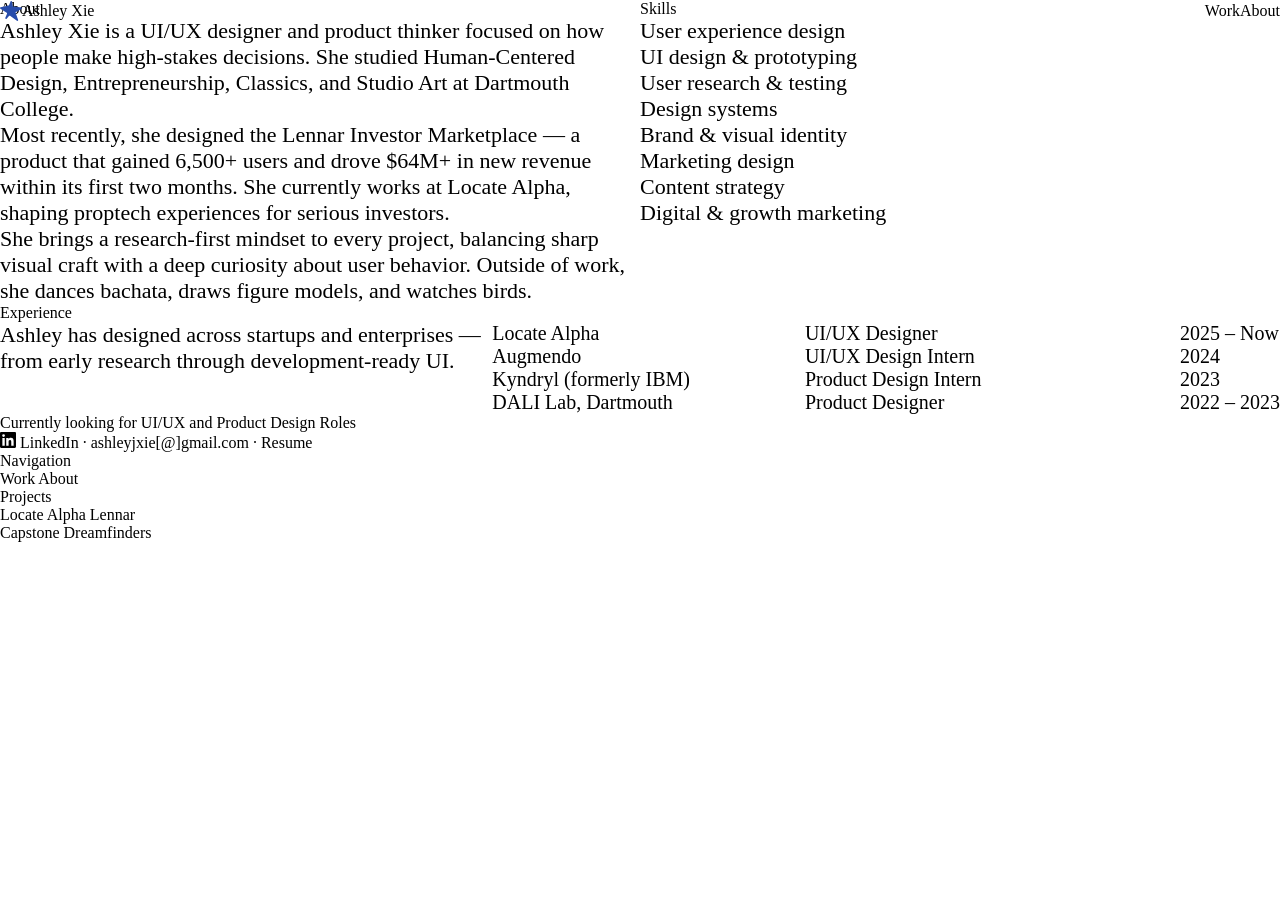
<file: about.html>
<!DOCTYPE html>
<html lang="en">
<head>
  <meta charset="UTF-8" />
  <meta name="viewport" content="width=device-width, initial-scale=1.0" />
  <title>About — Ashley Xie</title>
  <meta name="description" content="Ashley Xie is a UI/UX Designer at Locate Alpha, focused on high-stakes proptech flows." />
  <link rel="preconnect" href="https://fonts.googleapis.com" />
  <link rel="preconnect" href="https://fonts.gstatic.com" crossorigin />
  <link href="https://fonts.googleapis.com/css2?family=Instrument+Serif:ital@0;1&family=Lexend:wght@300;400;500;600;700&display=swap" rel="stylesheet" />
  <link rel="stylesheet" href="css/styles.css" />
  <link rel="icon" type="image/svg+xml" href="images/star.svg" />
</head>
<body>

  <div id="page-loader" role="status" aria-label="Loading">
    <img src="images/star.svg" alt="" class="loader__star" aria-hidden="true" />
    <span class="loader__name">Ashley Xie</span>
  </div>

  <!-- ── Navigation ─────────────────────────────────────────── -->
  <nav class="nav" role="navigation" aria-label="Main navigation">
    <div class="nav__inner">
      <a href="index.html" class="nav__logo"><img src="images/star.svg" alt="" class="nav__logo-star" aria-hidden="true" />Ashley Xie</a>
      <button class="nav__toggle" aria-label="Toggle navigation menu" aria-expanded="false">
        <span></span><span></span><span></span>
      </button>
      <ul class="nav__links" role="list">
        <li><a href="index.html" class="nav__link">Work</a></li>
        <li><a href="about.html" class="nav__link active">About</a></li>
      </ul>
    </div>
  </nav>

  <main>
    <section class="about-section" aria-labelledby="about-heading">
      <div class="container">
        <div class="about-split">

          <!-- Left: Bio -->
          <div class="about-bio">
            <p class="about-label">About</p>
            <p id="about-heading">
              Ashley Xie is a UI/UX designer and product thinker focused on how people
              make high-stakes decisions. She studied Human-Centered Design,
              Entrepreneurship, Classics, and Studio Art at Dartmouth College.
            </p>
            <p>
              Most recently, she designed the Lennar Investor Marketplace — a product
              that gained 6,500+ users and drove $64M+ in new revenue within its first
              two months. She currently works at Locate Alpha, shaping proptech
              experiences for serious investors.
            </p>
            <p>
              She brings a research-first mindset to every project, balancing sharp
              visual craft with a deep curiosity about user behavior. Outside of work,
              she dances bachata, draws figure models, and watches birds.
            </p>
          </div>

          <!-- Right: Expertise -->
          <div class="about-expertise">
            <p class="about-label">Skills</p>
            <ul class="about-skills" role="list">
              <li>User experience design</li>
              <li>UI design &amp; prototyping</li>
              <li>User research &amp; testing</li>
              <li>Design systems</li>
              <li>Brand &amp; visual identity</li>
              <li>Marketing design</li>
              <li>Content strategy</li>
              <li>Digital &amp; growth marketing</li>
            </ul>
          </div>

        </div>
      </div>
    </section>
    <!-- ── Experience ─────────────────────────────────────────── -->
    <section class="exp-section" aria-labelledby="exp-heading">
      <div class="container">
        <p class="about-label" id="exp-heading">Experience</p>
        <div class="exp-split">

          <p class="exp-blurb">Ashley has designed across startups and enterprises — from early research through development-ready UI.</p>

          <ul class="exp-list" role="list">
            <li class="exp-row">
              <span class="exp-company">Locate Alpha</span>
              <span class="exp-role">UI/UX Designer</span>
              <span class="exp-date">2025 – Now</span>
            </li>
            <li class="exp-row">
              <span class="exp-company">Augmendo</span>
              <span class="exp-role">UI/UX Design Intern</span>
              <span class="exp-date">2024</span>
            </li>
            <li class="exp-row">
              <span class="exp-company">Kyndryl (formerly IBM)</span>
              <span class="exp-role">Product Design Intern</span>
              <span class="exp-date">2023</span>
            </li>
            <li class="exp-row">
              <span class="exp-company">DALI Lab, Dartmouth</span>
              <span class="exp-role">Product Designer</span>
              <span class="exp-date">2022 – 2023</span>
            </li>
          </ul>

        </div>
      </div>
    </section>
  </main>

  <!-- ── Footer ─────────────────────────────────────────────── -->
  <footer class="footer" role="contentinfo">
    <div class="container">
      <div class="footer__inner">
        <div class="footer__brand">
          <p class="footer__tagline">Currently looking for UI/UX and Product Design Roles</p>
          <a href="https://www.linkedin.com/in/ashley-xie/" target="_blank" rel="noopener noreferrer" class="footer__social-link" aria-label="Connect on LinkedIn">
            <svg width="16" height="16" viewBox="0 0 24 24" fill="currentColor" aria-hidden="true"><path d="M20.447 20.452h-3.554v-5.569c0-1.328-.027-3.037-1.852-3.037-1.853 0-2.136 1.445-2.136 2.939v5.667H9.351V9h3.414v1.561h.046c.477-.9 1.637-1.85 3.37-1.85 3.601 0 4.267 2.37 4.267 5.455v6.286zM5.337 7.433a2.062 2.062 0 0 1-2.063-2.065 2.064 2.064 0 1 1 2.063 2.065zm1.782 13.019H3.555V9h3.564v11.452zM22.225 0H1.771C.792 0 0 .774 0 1.729v20.542C0 23.227.792 24 1.771 24h20.451C23.2 24 24 23.227 24 22.271V1.729C24 .774 23.2 0 22.222 0h.003z"/></svg>
            LinkedIn
          </a>
          <span class="footer__social-sep"> · </span>
          <a href="mailto:ashleyjxie@gmail.com" class="footer__social-link">ashleyjxie[@]gmail.com</a>
          <span class="footer__social-sep"> · </span>
          <a href="axie_resume_2026.pdf" download class="footer__social-link">Resume</a>
        </div>
        <div class="footer__divider" aria-hidden="true"></div>
        <nav class="footer__col" aria-label="Site navigation">
          <p class="footer__col-heading">Navigation</p>
          <a href="index.html" class="footer__link">Work</a>
          <a href="about.html" class="footer__link">About</a>
        </nav>
        <nav class="footer__col" aria-label="Projects">
          <p class="footer__col-heading">Projects</p>
          <div class="footer__projects">
            <div class="footer__projects-col">
              <a href="locate-alpha.html" class="footer__link">Locate Alpha</a>
              <a href="lennar.html" class="footer__link">Lennar</a>
            </div>
            <div class="footer__projects-col">
              <a href="capstone.html" class="footer__link">Capstone</a>
              <a href="dreamfinders.html" class="footer__link">Dreamfinders</a>
            </div>
          </div>
        </nav>
      </div>
    </div>
  </footer>

  <script src="js/main.js"></script>
</body>
</html>
</file>
<file: css/tokens.css>
/* ============================================================
   DESIGN TOKENS
   All CSS custom properties for the Ashley Xie portfolio site.
   Load this file before styles.css and case-study.css.
   ============================================================ */

/* PP Editorial Old (trial: free for personal use) */
@font-face { font-family: 'PP Editorial Old'; src: url('../fonts/PPEditorialOld-Regular.otf') format('opentype'); font-weight: 400 700; font-style: normal; font-display: swap; }
@font-face { font-family: 'PP Editorial Old'; src: url('../fonts/PPEditorialOld-Italic.otf') format('opentype'); font-weight: 400 700; font-style: italic; font-display: swap; }

:root {

  /* ----------------------------------------------------------
     COLORS — Brand palette
     ---------------------------------------------------------- */
  --color-bg:            #FCFEF9;   /* Page / nav background */
  --color-off-white:     #F9FAFC;   /* Subtle surface, stat cards, placeholders */
  --color-light-blue:    #E3E9F9;   /* Accent tint, button hover fill */
  --color-accent:        #274CAB;   /* Primary accent (buttons, links, borders) */
  --color-accent-dark:   #1c3a87;   /* Hover state for accent */
  --color-green:         #5a7a1a;   /* Success / green tag text */
  --color-red:           #BF3E3E;   /* Error / red tag text */
  --color-text:          #0D0D0D;   /* Primary body text */
  --color-text-muted:    #4F6080;   /* Secondary / muted text */
  --color-border:        #E8ECF2;   /* Default border / divider */

  /* ----------------------------------------------------------
     COLORS — Extended / one-off values
     ---------------------------------------------------------- */
  --color-white:         #ffffff;   /* Pure white (cards, meta items) */
  --color-tag-border:    #EEF0EB;   /* Default tag border */
  --color-tag-green-bg:  #EAF4D4;   /* Green tag background */
  --color-tag-red-bg:    #FAEDED;   /* Red tag background */
  --color-thumb-bg:      #ebebeb;   /* Mini-card thumbnail background */
  --color-warm:          #FAF3E9;   /* Tan / warm container background */
  --color-border-dark:   #D0D5DD;   /* Stronger border (cs-step-img-box--wide-flex) */
  --color-placeholder:   #999999;   /* Placeholder label text */
  --color-hl-green:      #76980F;   /* Highlighted keyword — green */

  /* ----------------------------------------------------------
     COLORS — Semantic transparent values
     ---------------------------------------------------------- */
  --color-nav-bg:        rgba(252, 254, 249, 0.92);   /* Nav backdrop (--color-bg @ 92%) */
  --color-shadow-accent: rgba(39, 76, 171, 0.25);     /* Accent button shadow */
  --color-shadow-xs:     rgba(0, 0, 0, 0.02);         /* Hairline box shadow */
  --color-shadow-sm:     rgba(0, 0, 0, 0.06);         /* Card/nav-item hover shadow */
  --color-shadow-md:     rgba(0, 0, 0, 0.08);         /* Mobile nav drop shadow */

  /* ----------------------------------------------------------
     TYPOGRAPHY — Font families
     ---------------------------------------------------------- */
  --font:                'Lexend', sans-serif;
  --font-serif:          'PP Editorial Old', serif;

  /* ----------------------------------------------------------
     TYPOGRAPHY — Type scale
     (all values are pixel-exact matches to existing usage)
     ---------------------------------------------------------- */
  --text-2xs:  13px;   /* cs-sidenav, nav label, placeholder text */
  --text-xs:   12px;   /* Tags, section-label, card arrow, scroll-hint */
  --text-sm:   14px;   /* Buttons, card desc (floor), mini-card btn, exp-role */
  --text-base: 16px;   /* Body, meta value, card desc (cap) */
  --text-md:   18px;   /* Hero aside/statement/sub, cs-section p, cs-list */
  --text-lg:   22px;   /* Projects heading, cs-section h3 */
  --text-xl:   32px;   /* Section title, cs-section h2, lennar/markspain h3 */
  --text-2xl:  48px;   /* Stat numbers, hero line1 */
  --text-3xl:  72px;   /* (reserved — declared in scale) */
  --text-mini-title: 17px; /* Mini-card title */
  --text-mini-desc:  15px; /* Mini-card description */
  --text-serif-sm: 20px;  /* Footer social link, footer link, footer sep */
  --text-serif-md: 22px;  /* Footer tagline/col-heading at narrow viewport */
  --text-serif-lg: 26px;  /* Nav logo, footer tagline, footer col-heading, footer links */
  --text-serif-xl: 41px;  /* About page label */
  --text-serif-2xl: 48px; /* Hero line1 (same as --text-2xl, kept as alias) */

  /* ----------------------------------------------------------
     TYPOGRAPHY — Font weights
     ---------------------------------------------------------- */
  --weight-light:   300;
  --weight-regular: 400;
  --weight-medium:  500;
  --weight-semibold: 600;

  /* ----------------------------------------------------------
     TYPOGRAPHY — Line heights
     ---------------------------------------------------------- */
  --leading-tight:  1.1;
  --leading-snug:   1.2;
  --leading-normal: 1.3;
  --leading-base:   1.4;
  --leading-relaxed: 1.65;
  --leading-loose:  1.7;
  --leading-looser: 1.8;

  /* ----------------------------------------------------------
     TYPOGRAPHY — Letter spacing
     ---------------------------------------------------------- */
  --tracking-tighter: -0.03em;
  --tracking-tight:   -0.02em;
  --tracking-snug:    -0.01em;
  --tracking-normal:  0;
  --tracking-wide:    0.01em;
  --tracking-wider:   0.03em;
  --tracking-widest:  0.04em;
  --tracking-label:   0.05em;
  --tracking-caps:    0.06em;
  --tracking-caps-md: 0.08em;
  --tracking-caps-lg: 0.1em;

  /* ----------------------------------------------------------
     SPACING — 4px-base scale
     ---------------------------------------------------------- */
  --space-0:   2px;    /* Hairline / very fine offset (footer social link underline bottom) */
  --space-1:   4px;    /* Fine detail padding/margin */
  --space-1h:  6px;    /* Nav toggle padding, tags gap, card__tags gap */
  /* Underline offset: position underline decorators 3px below baseline */
  --underline-offset: -3px;
  --space-2:   8px;    /* --space-xs alias; toggle gap, tag padding-y */
  --space-3:   12px;   /* Margin-bottom, iter-phones gap */
  --space-4:   14px;   /* Button padding-y, loader gap */
  --space-5:   16px;   /* --space-sm alias; standard gaps, card body padding */
  --space-5h:  18px;   /* cs-cards grid gap */
  --space-5q:  22px;   /* cs-list li left padding (dash width) */
  --space-6:   20px;   /* Card body padding-top, cs-step-img padding */
  --space-7:   24px;   /* --space-md alias; container-px default */
  --space-8:   28px;   /* Button padding-x */
  --space-9:   32px;   /* Footer col margin, scroll-hint line width */
  --space-10:  36px;   /* Loader star size */
  --space-11:  40px;   /* Nav links gap, footer divider col margin, footer padding */
  --space-12:  48px;   /* --space-lg alias; hero layout gap */
  --space-13:  56px;   /* Hero star size, case-study container-px */
  --space-14:  60px;   /* cs-hero__split gap */
  --space-15:  64px;   /* Footer divider + col margin-left */
  --space-16:  80px;   /* About-split gap, --space-xl default */
  --space-17:  84px;   /* Projects grid row gap */
  --space-18:  96px;   /* --space-2xl at 768px */
  --space-19: 120px;   /* --space-2xl default */
  --space-20: 160px;   /* (reserved) */

  /* Named aliases matching existing variable names */
  --space-xs:  var(--space-2);    /* 8px */
  --space-sm:  var(--space-5);    /* 16px */
  --space-md:  var(--space-7);    /* 24px */
  --space-lg:  var(--space-12);   /* 48px */
  --space-xl:  var(--space-16);   /* 80px */
  --space-2xl: var(--space-19);   /* 120px */

  /* ----------------------------------------------------------
     BORDER — Widths
     ---------------------------------------------------------- */
  --border-1: 1px;
  --border-2: 1.5px;
  --border-3: 2px;
  --border-4: 3px;

  /* ----------------------------------------------------------
     BORDER — Radii
     ---------------------------------------------------------- */
  --radius-2xs: 2px;    /* Focus-visible border-radius, underline borders */
  --radius-xs:  4px;    /* Focus-visible border-radius */
  --radius-sm:  8px;    /* Buttons, logo tiles, placeholders, small elements */
  --radius-md:  16px;   /* Cards, images, video, card thumbs */
  --radius-lg:  24px;   /* Large containers, cs-cover, cs-gif-container */
  --radius-pill: 100px; /* Tags */

  /* ----------------------------------------------------------
     LAYOUT
     ---------------------------------------------------------- */
  --container-max: 1440px;
  --container-px:  24px;
  --nav-h:         68px;

  /* ----------------------------------------------------------
     TRANSITIONS
     ---------------------------------------------------------- */
  --ease:            0.22s ease;                          /* Default micro-interaction */
  --ease-fast:       0.2s ease;                           /* Toggle spans */
  --ease-medium:     0.3s ease;                           /* Arrow rotate */
  --ease-slow:       0.35s ease;                          /* Page loader fade */
  --ease-slide:      0.38s ease;                          /* Slide-button color */
  --ease-hover:      0.4s ease;                           /* Card thumbnail zoom */
  --ease-cubic:      cubic-bezier(0.4, 0, 0.2, 1);       /* Slide-button fill */
  --ease-slide-full: 0.38s cubic-bezier(0.4, 0, 0.2, 1); /* Slide-button fill combined */

  /* ----------------------------------------------------------
     EFFECTS
     ---------------------------------------------------------- */
  --blur-nav: blur(16px);   /* Nav backdrop-filter */

  /* ----------------------------------------------------------
     CARD VIDEO MEDIA
     ---------------------------------------------------------- */
  --video-inset:        9%;   /* padding on each side → video is ~82% wide */
  --video-inset-mobile: 5%;   /* padding on each side → video is ~90% wide on ≤640px */
  --shadow-video:       0 6px 32px rgba(0,0,0,0.18), 0 2px 8px rgba(0,0,0,0.08);
  --shadow-video-hover: 0 12px 44px rgba(0,0,0,0.26), 0 4px 12px rgba(0,0,0,0.12);
}
</file>
<file: css/styles.css>
/* ============================================================
   CUSTOM PROPERTIES
   (Tokens are defined in tokens.css — loaded before this file.)
   ============================================================ */

/* ============================================================
   PAGE LOADER
   ============================================================ */
#page-loader {
  position: fixed;
  inset: 0;
  z-index: 9999;
  background: var(--color-bg);
  display: flex;
  flex-direction: column;
  align-items: center;
  justify-content: center;
  gap: var(--space-4);
  opacity: 0;
  pointer-events: none;
  transition: opacity var(--ease-slow);
}
#page-loader.is-visible {
  opacity: 1;
  pointer-events: auto;
}
#page-loader.is-hidden {
  opacity: 0;
  pointer-events: none;
}
.loader__star {
  width: var(--space-10);
  height: var(--space-10);
  animation: loader-spin 1.1s linear infinite;
}
.loader__name {
  font-size: var(--text-base);
  font-weight: var(--weight-regular);
  color: var(--color-text);
  letter-spacing: -0.01em;
}
@keyframes loader-spin {
  to { transform: rotate(360deg); }
}

/* ============================================================
   RESET
   ============================================================ */
*, *::before, *::after { box-sizing: border-box; margin: 0; padding: 0; }
html { scroll-behavior: smooth; overflow-x: hidden; }
body { overflow-x: hidden; }
body {
  font-family: var(--font);
  font-size: var(--text-base);
  line-height: var(--leading-relaxed);
  color: var(--color-text);
  background: var(--color-bg);
  -webkit-font-smoothing: antialiased;
  min-font-size: var(--text-xs);
}
img, video { max-width: 100%; height: auto; display: block; }
a { color: inherit; text-decoration: none; }
ul { list-style: none; }
button { font-family: var(--font); cursor: pointer; border: none; background: none; }

@media (pointer: fine) {
  :root {
    --cursor-star: url("data:image/svg+xml,%3Csvg width='24' height='24' viewBox='0 0 561 513' fill='none' xmlns='http://www.w3.org/2000/svg'%3E%3Cpath d='M268.862 12.5984C276.417 -6.34625 304.158 -3.15428 307.213 17.0113L323.858 126.869C325.22 135.859 332.474 142.798 341.515 143.761L542.389 165.145C561.911 167.223 567.065 193.251 549.808 202.612L407.221 279.962C398.558 284.662 394.61 294.972 397.918 304.256L462.609 485.765C469.223 504.323 447.85 520.255 431.954 508.617L255.805 379.649C247.326 373.442 235.491 374.854 228.711 382.881L169.612 452.851C154.971 470.185 127.347 453.605 135.758 432.531L178.976 324.257C182.55 315.301 179.226 305.07 171.07 299.926L9.33997 197.919C-5.77723 188.384 -1.75042 165.32 15.7033 161.472L217.824 116.908C224.295 115.481 229.64 110.942 232.095 104.786L268.862 12.5984Z' fill='%23274CAB'/%3E%3C/svg%3E") 12 12;
  }
  html, body { cursor: var(--cursor-star), auto; }
  a, button, [role="button"], label[for], select { cursor: var(--cursor-star), pointer; }
}

/* ============================================================
   LAYOUT
   ============================================================ */
.container {
  max-width: var(--container-max);
  margin: 0 auto;
  padding: 0 var(--container-px);
}

/* ============================================================
   NAVIGATION
   ============================================================ */
.nav {
  position: fixed;
  top: 0; left: 0; right: 0;
  height: var(--nav-h);
  background: var(--color-nav-bg);
  backdrop-filter: var(--blur-nav);
  -webkit-backdrop-filter: var(--blur-nav);
  border-bottom: var(--border-1) solid var(--color-border);
  z-index: 200;
}

.nav__inner {
  width: 100%;
  padding: 0 var(--container-px);
  height: 100%;
  display: flex;
  align-items: center;
  justify-content: space-between;
}

.nav__logo {
  display: flex;
  align-items: center;
  gap: var(--space-2);
  font-size: var(--text-serif-lg);
  font-family: var(--font-serif);
  font-weight: var(--weight-regular);
  letter-spacing: var(--tracking-normal);
  color: var(--color-text);
  transition: opacity var(--ease);
}
.nav__logo:hover { opacity: 0.75; }
.nav__logo-star {
  width: 22px;
  height: 22px;
  object-fit: contain;
  flex-shrink: 0;
}

.nav__links {
  display: flex;
  gap: var(--space-11);
  align-items: center;
}

.nav__link {
  font-size: var(--text-serif-lg);
  font-family: var(--font-serif);
  font-weight: var(--weight-regular);
  color: var(--color-text-muted);
  transition: color var(--ease);
  position: relative;
}
.nav__link::after {
  content: '';
  position: absolute;
  bottom: var(--underline-offset); left: 0; right: 0;
  height: var(--border-3);
  background: var(--color-accent);
  border-radius: var(--radius-2xs);
  transform: scaleX(0);
  transition: transform var(--ease);
  transform-origin: left;
}
.nav__link:hover,
.nav__link.active { color: var(--color-text); }
.nav__link:hover::after,
.nav__link.active::after { transform: scaleX(1); }

/* hamburger */
.nav__toggle {
  display: none;
  flex-direction: column;
  gap: var(--space-1);
  padding: var(--space-1h);
}
.nav__toggle span {
  display: block;
  width: 22px; height: var(--border-3);
  background: var(--color-text);
  border-radius: var(--radius-2xs);
  transition: transform var(--ease-fast), opacity var(--ease-fast);
}
.nav__toggle[aria-expanded="true"] span:nth-child(1) { transform: translateY(7px) rotate(45deg); }
.nav__toggle[aria-expanded="true"] span:nth-child(2) { opacity: 0; }
.nav__toggle[aria-expanded="true"] span:nth-child(3) { transform: translateY(-7px) rotate(-45deg); }

/* ============================================================
   BUTTONS
   One shape for every button. Primary (default) is solid accent;
   .btn--secondary is outlined. Both slide in light blue on hover.
   ============================================================ */
.btn {
  position: relative;
  overflow: hidden;
  display: inline-flex;
  align-items: center;
  padding: 7px var(--space-sm);
  border-radius: var(--radius-sm);
  border: var(--border-1) solid var(--color-accent);
  background: var(--color-accent);
  color: var(--color-white);
  font-family: var(--font);
  font-size: var(--text-sm);
  font-weight: var(--weight-regular);
  text-decoration: none;
  transition: color var(--ease-slide);
}
.btn::before {
  content: '';
  position: absolute;
  inset: 0;
  background: var(--color-light-blue);
  transform: scaleX(0);
  transform-origin: left center;
  transition: transform var(--ease-slide-full);
}
.btn:hover {
  color: var(--color-accent);
}
.btn:hover::before {
  transform: scaleX(1);
}
.btn:focus-visible {
  outline: var(--border-4) solid var(--color-accent);
  outline-offset: var(--border-4);
}
.btn__label {
  position: relative;
  z-index: 1;
}
.btn--secondary {
  background: transparent;
  color: var(--color-accent);
}

/* ============================================================
   TAGS
   ============================================================ */
.tag {
  display: inline-block;
  padding: var(--space-1) 12px;
  background: var(--color-white);
  color: var(--color-text-muted);
  border: var(--border-1) solid var(--color-tag-border);
  border-radius: var(--radius-pill);
  font-size: var(--text-xs);
  font-weight: var(--weight-medium);
  letter-spacing: var(--tracking-wide);
  box-shadow: 0 var(--border-3) 6px var(--color-shadow-xs);
}
.tag--green { background: var(--color-tag-green-bg); color: var(--color-green); }
.tag--red   { background: var(--color-tag-red-bg);   color: var(--color-red); }

/* ============================================================
   SECTION HEADING
   ============================================================ */
.section-label {
  font-size: var(--text-xs);
  font-weight: var(--weight-medium);
  letter-spacing: var(--tracking-caps-md);
  text-transform: uppercase;
  color: var(--color-text-muted);
  margin-bottom: var(--space-sm);
}
.section-title {
  font-size: var(--text-xl);
  font-weight: var(--weight-medium);
  letter-spacing: var(--tracking-tight);
  color: var(--color-text);
}

/* ============================================================
   HERO
   ============================================================ */
.hero {
  padding-top: calc(var(--nav-h) + var(--space-2xl));
  padding-bottom: var(--nav-h);
}

@keyframes star-fall {
  0%   { transform: translateY(0) rotate(0deg) scale(1); opacity: 1; }
  80%  { opacity: 1; }
  100% { transform: translateY(110vh) rotate(720deg) scale(0.5); opacity: 0; }
}
.star-particle {
  position: fixed;
  top: -60px;
  pointer-events: none;
  z-index: 9999;
  animation: star-fall linear forwards;
}

@keyframes wiggle {
  0%   { transform: rotate(0deg); }
  20%  { transform: rotate(-18deg); }
  40%  { transform: rotate(14deg); }
  60%  { transform: rotate(-9deg); }
  80%  { transform: rotate(5deg); }
  100% { transform: rotate(0deg); }
}
@keyframes wiggle-hover {
  0%   { transform: rotate(0deg); }
  20%  { transform: rotate(-18deg); }
  40%  { transform: rotate(14deg); }
  60%  { transform: rotate(-9deg); }
  80%  { transform: rotate(5deg); }
  100% { transform: rotate(0deg); }
}

.hero__star {
  width: var(--space-13);
  height: var(--space-13);
  object-fit: contain;
  display: block;
  margin-bottom: var(--space-md);
  transform-origin: center center;
  animation: wiggle 0.7s ease-in-out;
  cursor: default;
}
.hero__star:hover {
  animation: wiggle-hover 0.7s ease-in-out;
}

.hero__layout {
  display: flex;
  align-items: flex-end;
  justify-content: space-between;
  gap: var(--space-lg);
}

.hero__body {
  flex: 0 0 auto;
  max-width: 60%;
}

.hero__aside {
  flex: 0 0 auto;
  max-width: 34%;
  padding-bottom: var(--space-1);
}

.hero__aside-text {
  font-size: var(--text-md);
  font-weight: var(--weight-light);
  color: var(--color-text-muted);
  line-height: var(--leading-snug);
}

.hero__line1 {
  font-size: var(--text-2xl);
  font-family: var(--font-serif);
  display: block;
  position: relative;
  padding-bottom: var(--space-6);
  margin-bottom: var(--space-3);
}
.hero__line1 { padding-bottom: 0; margin-bottom: var(--space-3); }
#hero-signature { margin-left: 0.6em; }

.hero__statement {
  font-size: var(--text-md);
  font-weight: var(--weight-regular);
  color: var(--color-text);
  line-height: var(--leading-snug);
  letter-spacing: var(--tracking-normal);
  max-width: 100%;
}

.hero__sub {
  display: block;
  font-size: var(--text-md);
  font-weight: var(--weight-light);
  color: var(--color-text-muted);
  line-height: var(--leading-snug);
}

/* highlighted keywords */
.hl-blue,
.hl-green,
.hl-red,
.hl-navy {
  font-weight: var(--weight-regular);
  font-style: normal;
}
.hl-blue  { color: var(--color-accent); }
.hl-green { color: var(--color-hl-green); }
.hl-red   { color: var(--color-red); }
.hl-navy  { color: var(--color-accent-dark); }

/* ============================================================
   HERO LOGO STRIP
   ============================================================ */
.hero__logos {
  display: grid;
  grid-template-columns: repeat(4, 72px);
  gap: var(--space-2);        /* 8px between tiles */
  margin-top: var(--space-3); /* 12px below heading */
}

/* Items 4–7 live in row 2; auto-placement fills cols 1–4 there */
.hero__logo-tile:nth-child(n+4) {
  grid-row-start: 2;
}

.hero__logo-tile {
  width: 72px;
  height: 72px;
  background: var(--color-white);
  border: var(--border-1) solid var(--color-tag-border);
  border-radius: var(--radius-sm);
  overflow: hidden;
  display: flex;
  align-items: center;
  justify-content: center;
}

.hero__logo-tile img {
  width: 100%;
  height: 100%;
  object-fit: contain;
  display: block;
}

/* ============================================================
   PROJECTS SECTION
   ============================================================ */
.projects {
  padding: 0 0 var(--space-lg);
}

.projects__header {
  display: flex;
  align-items: flex-end;
  justify-content: space-between;
  margin-bottom: var(--space-lg);
  gap: var(--space-md);
}

.section-divider {
  width: 100%;
  height: var(--space-2);
  background-image: url("data:image/svg+xml,%3Csvg xmlns='http://www.w3.org/2000/svg' width='20' height='8'%3E%3Cpath d='M0 4 Q5 0 10 4 Q15 8 20 4' fill='none' stroke='%23E8ECF2' stroke-width='1.5'/%3E%3C/svg%3E");
  background-repeat: repeat-x;
  background-position: center left;
  margin: var(--space-md) 0 var(--space-md);
}

.projects__heading {
  text-align: center;
  font-size: var(--text-lg);
  font-weight: var(--weight-semibold);
  letter-spacing: var(--tracking-caps);
  text-transform: uppercase;
  color: var(--color-text-muted);
  margin-bottom: var(--space-md);
}

.projects__heading--live {
  font-family: var(--font-serif);
  font-size: clamp(22px, 2.5vw, 32px);
  font-weight: var(--weight-regular);
  letter-spacing: var(--tracking-normal);
  text-transform: none;
  position: relative;
  display: inline-block;
  left: 50%;
  transform: translateX(-50%);
  margin-bottom: var(--space-md);
}

.projects__grid {
  display: grid;
  grid-template-columns: repeat(2, 1fr);
  gap: var(--space-17) var(--space-sm);
}

/* ============================================================
   PROJECT CARD
   ============================================================ */
.card {
  background: transparent;
  border-radius: 0;
  display: flex;
  flex-direction: column;
  box-shadow: none;
}
.card:focus-within {
  outline: var(--border-4) solid var(--color-accent);
  outline-offset: var(--border-3);
  border-radius: var(--radius-md);
}

.card__link {
  display: flex;
  flex-direction: column;
  flex: 1;
  outline: none;
}

.card__thumb {
  width: 100%;
  aspect-ratio: 16 / 9;
  overflow: hidden;
  position: relative;
  flex-shrink: 0;
  border-radius: var(--radius-md);
}
.card__thumb img {
  position: absolute;
  inset: 0;
  width: 100%;
  height: 100%;
  object-fit: cover;
  display: block;
  transition: transform var(--ease-hover);
}
.card:hover .card__thumb img { transform: scale(1.03); }
.card__thumb--2 img { object-position: center 60%; }
.card__thumb--3 img { object-position: center; }
.card__thumb--4 img { object-position: center 58%; }
.card__thumb--5 img { object-position: center; }
.card__thumb--6 img { object-position: center center; }
.card--no-link { cursor: default; }
.card--no-link .card__thumb img { opacity: 0.5; }
.card--no-link:hover .card__thumb img { transform: none; }


.card__thumb--coming-soon {
  display: flex;
  align-items: center;
  justify-content: center;
  background: var(--color-surface);
}
.card__coming-soon {
  font-size: var(--text-xs);
  font-weight: var(--weight-medium);
  letter-spacing: var(--tracking-caps-md);
  text-transform: uppercase;
  color: var(--color-text-muted);
  opacity: 0.5;
}

.card__body {
  padding: var(--space-6) 0 0;
  flex: 1;
  display: flex;
  flex-direction: column;
}

.card__tags {
  display: flex;
  flex-wrap: wrap;
  gap: var(--space-1);
  margin-top: var(--space-sm);
}

.card__title {
  font-size: clamp(17px, 1.4vw, 21px);
  font-weight: var(--weight-medium);
  letter-spacing: var(--tracking-tight);
  color: var(--color-text);
  line-height: var(--leading-normal);
  margin-bottom: var(--space-1);
}

.card__desc {
  font-size: clamp(14px, 1.1vw, 16px);
  font-weight: var(--weight-light);
  color: var(--color-text-muted);
  line-height: var(--leading-snug);
  flex: 1;
}

.card__arrow {
  display: inline-flex;
  align-items: center;
  gap: var(--space-1);
  margin-top: var(--space-6);
  font-size: var(--text-xs);
  font-weight: var(--weight-medium);
  color: var(--color-accent);
  letter-spacing: var(--tracking-wider);
}
.card__arrow svg {
  transition: transform var(--ease);
}
.card:hover .card__arrow svg { transform: translateX(var(--space-1)); }

/* ============================================================
   MINI CARDS (about page)
   ============================================================ */
.mini-cards-list {
  display: flex;
  flex-direction: column;
  gap: var(--space-sm);
}

.mini-card {
  display: flex;
  flex-direction: row;
  align-items: stretch;
  border: var(--border-1) solid var(--color-border);
  border-radius: var(--radius-md);
  background: var(--color-white);
  overflow: hidden;
}

.mini-card__text {
  flex: 0 0 30%;
  display: flex;
  flex-direction: column;
  gap: var(--space-sm);
  justify-content: center;
  padding: var(--space-lg) var(--space-md);
}

.mini-card__title {
  font-size: var(--text-lg);
  font-weight: var(--weight-semibold);
  color: var(--color-text);
  line-height: var(--leading-normal);
}

.mini-card__desc {
  font-size: var(--text-mini-desc);
  font-weight: var(--weight-light);
  color: var(--color-text-muted);
  line-height: var(--leading-loose);
}

.mini-card__images {
  flex: 1;
  display: grid;
  grid-template-columns: 1fr 1fr;
  gap: var(--space-3);
  padding: var(--space-md) var(--space-md) var(--space-md) 0;
  align-items: start;
}

.mini-card__image-item {
  display: flex;
  flex-direction: column;
  gap: var(--space-2);
}

.mini-card__image-placeholder {
  aspect-ratio: 16 / 10;
  background: var(--color-thumb-bg);
  border-radius: var(--radius-sm);
  overflow: hidden;
}

.mini-card__image-placeholder--portrait {
  aspect-ratio: 3 / 4;
}

.mini-card__image-placeholder img,
.mini-card__image-placeholder video {
  width: 100%;
  height: 100%;
  object-fit: cover;
  display: block;
}

.mini-card__caption {
  font-size: var(--text-xs);
  font-weight: var(--weight-light);
  color: var(--color-text-muted);
  line-height: var(--leading-normal);
}

/* Single full-width image variant */
.mini-card__images--single {
  grid-template-columns: 1fr;
  padding-left: var(--space-md);
}
.mini-card__images--single .mini-card__image-item {
  width: 100%;
}
.mini-card__images--single .mini-card__image-placeholder {
  width: 100%;
}
.mini-card__images--single .mini-card__image-placeholder img {
  object-position: center center;
}

.mini-card__link-btn,
.exp-linkedin-btn {
  align-self: flex-start;
}
.mini-card__link-btn { margin-top: var(--space-3); }

@media (max-width: 768px) {
  .mini-card { flex-direction: column; }
  .mini-card__text { flex: none; padding: var(--space-md); }
  .mini-card__images { padding: 0 var(--space-md) var(--space-md); }
}

@media (max-width: 480px) {
  .mini-card__images { grid-template-columns: 1fr; }
}

/* ============================================================
   FOOTER
   ============================================================ */
.footer {
  background: var(--color-bg);
  position: relative;
  padding: var(--space-11) 0;
  margin-top: var(--space-lg);
}
.footer::before {
  content: '';
  position: absolute;
  top: 0;
  left: 0;
  right: 0;
  height: var(--space-2);
  background-image: url("data:image/svg+xml,%3Csvg xmlns='http://www.w3.org/2000/svg' width='20' height='8'%3E%3Cpath d='M0 4 Q5 0 10 4 Q15 8 20 4' fill='none' stroke='%23E8ECF2' stroke-width='1.5'/%3E%3C/svg%3E");
  background-repeat: repeat-x;
  background-position: top left;
}

.footer__copy {
  text-align: center;
  font-size: var(--text-sm);
  color: var(--color-text-muted);
}

/* Projects 2-column sub-grid */

/* ============================================================
   ABOUT PAGE
   ============================================================ */
.about-section {
  padding-top: calc((var(--nav-h) + var(--space-2xl)) / 2);
  padding-bottom: var(--space-2xl);
}

.about-split {
  display: grid;
  grid-template-columns: 1fr 1fr;
  gap: var(--space-16);
  align-items: start;
}

.about-label {
  font-size: var(--text-serif-xl);
  font-family: var(--font-serif);
  font-weight: var(--weight-regular);
  color: var(--color-text);
  line-height: var(--leading-snug);
  margin-bottom: var(--space-md);
  display: inline-block;
  border-bottom: var(--border-3) solid var(--color-accent);
  padding-bottom: var(--space-1);
}

.about-bio p.about-label {
  font-size: var(--text-serif-xl);
}
.about-bio p {
  font-size: clamp(18px, 2vw, 22px);
  font-weight: var(--weight-light);
  color: var(--color-text);
  line-height: var(--leading-snug);
  margin-bottom: var(--space-md);
}

.about-actions {
  display: flex;
  flex-wrap: wrap;
  gap: var(--space-3);
  margin-top: var(--space-2);
}

.about-skills {
  list-style: none;
  padding: 0;
  margin: 0;
}

.about-skills li {
  font-size: clamp(18px, 2vw, 22px);
  font-weight: var(--weight-light);
  color: var(--color-text);
  padding: var(--space-3) 0;
  border-top: var(--border-1) solid var(--color-border);
  line-height: var(--leading-snug);
}

.about-skills li:last-child {
  border-bottom: var(--border-1) solid var(--color-border);
}

/* ============================================================
   EXPERIENCE SECTION (about page)
   ============================================================ */
.exp-section {
  padding-bottom: var(--space-2xl);
}

.exp-split {
  display: grid;
  grid-template-columns: 1fr 1.6fr;
  gap: var(--space-16);
  align-items: start;
}

.exp-left {
  display: flex;
  flex-direction: column;
  align-items: flex-start;
  gap: var(--space-sm);
}

.exp-blurb {
  font-size: clamp(18px, 2vw, 22px);
  font-weight: var(--weight-light);
  line-height: var(--leading-snug);
  color: var(--color-text);
}

/* Grid lives on the list; rows use subgrid so columns stay aligned */
.exp-list {
  list-style: none;
  padding: 0;
  margin: 0;
  display: grid;
  grid-template-columns: 1fr 1.2fr auto;
  column-gap: var(--space-sm);
}

.exp-row {
  grid-column: 1 / -1;
  display: grid;
  grid-template-columns: subgrid;
  padding: var(--space-3) 0;
  border-top: var(--border-1) solid var(--color-border);
  align-items: center;
  font-size: clamp(16px, 1.8vw, 20px);
  font-weight: var(--weight-light);
  line-height: var(--leading-normal);
  color: var(--color-text);
}

.exp-row:last-child {
  border-bottom: var(--border-1) solid var(--color-border);
}

.exp-company {
  font-weight: var(--weight-regular);
}

.exp-date {
  white-space: nowrap;
}

/* ============================================================
   WORK PAGE
   ============================================================ */
.work-section {
  padding-top: calc(var(--nav-h) + var(--space-xl));
  padding-bottom: var(--space-2xl);
}
.work-section .section-title {
  margin-bottom: var(--space-lg);
}
.work-grid {
  display: grid;
  grid-template-columns: repeat(2, 1fr);
  gap: var(--space-8);
}

/* ============================================================
   PAGE HERO (Work + other inner pages)
   ============================================================ */
.page-hero {
  padding-top: calc(var(--nav-h) + var(--space-xl));
  padding-bottom: var(--space-lg);
  border-bottom: var(--border-1) solid var(--color-border);
  margin-bottom: var(--space-xl);
}
.page-hero h1 {
  font-size: clamp(36px, 5vw, 56px);
  font-weight: var(--weight-semibold);
  letter-spacing: var(--tracking-tighter);
  margin-bottom: var(--space-sm);
}
.page-hero p {
  font-size: var(--text-md);
  font-weight: var(--weight-light);
  color: var(--color-text-muted);
  max-width: 560px;
}

/* ============================================================
   SCROLL HINT
   ============================================================ */
.scroll-hint {
  margin-top: var(--space-lg);
  display: flex;
  align-items: center;
  gap: var(--space-3);
  font-size: var(--text-xs);
  font-weight: var(--weight-medium);
  color: var(--color-text-muted);
  letter-spacing: var(--tracking-caps-md);
  text-transform: uppercase;
}
.scroll-hint__line {
  width: var(--space-9); height: var(--border-1);
  background: var(--color-border);
}

@media (max-width: 1024px) {
  .projects__grid { gap: var(--space-6) var(--space-3); }
}

@media (max-width: 1200px) {
  :root {
    --container-px: 20px;
    --space-xl: 56px;
    --space-2xl: 72px;
  }

  .about-grid {
    grid-template-columns: 1fr 360px;
    gap: var(--space-13);
  }

  /* Stack social links */
}

/* ============================================================
   MEDIA — TABLET PORTRAIT (max 768px)
   ============================================================ */
@media (max-width: 768px) {
  :root {
    --container-px: 16px;
    --space-xl: 64px;
    --space-2xl: 96px;
  }

  .nav__links {
    display: none;
    position: fixed;
    top: var(--nav-h);
    left: 0; right: 0;
    background: var(--color-bg);
    flex-direction: column;
    gap: 0;
    border-bottom: var(--border-1) solid var(--color-border);
    padding: var(--space-xs) 0;
    box-shadow: 0 var(--space-2) var(--space-md) var(--color-shadow-md);
  }
  .nav__links.is-open {
    display: flex;
  }
  .nav__link {
    padding: var(--space-4) var(--container-px);
    font-size: var(--text-serif-lg);
  }
  .nav__link::after { display: none; }
  .nav__toggle { display: flex; }

  .projects__header { flex-direction: column; align-items: flex-start; }
  .hero__layout { flex-direction: column; align-items: flex-start; gap: var(--space-6); }
  .hero__body, .hero__aside { max-width: 100%; }

  .projects__grid,
  .work-grid { grid-template-columns: 1fr; gap: var(--space-8); }

  .card:has(.card__thumb--5) { order: 1; }

  .about-split {
    grid-template-columns: 1fr;
    gap: var(--space-xl);
  }

  .exp-split {
    grid-template-columns: 1fr;
    gap: var(--space-lg);
  }

  .exp-list {
    grid-template-columns: 1fr auto;
  }

  .exp-row {
    grid-template-columns: 1fr auto;
    grid-template-rows: auto auto;
    row-gap: var(--border-3);
  }

  .exp-company { grid-column: 1; grid-row: 1; }
  .exp-role    { grid-column: 1; grid-row: 2; color: var(--color-text-muted); font-size: var(--text-sm); }
  .exp-date    { grid-column: 2; grid-row: 1; }
}

/* ============================================================
   MEDIA — MOBILE (max 480px)
   ============================================================ */
@media (max-width: 480px) {
  :root {
    --container-px: 20px;
    --space-xl: 56px;
    --space-2xl: 80px;
  }

  .hero__statement { font-size: var(--text-md); }
  .hero__sub { font-size: var(--text-md); }

  .card__body { padding: var(--space-sm) var(--space-md) var(--space-6); }
  .card__title { font-size: var(--text-md); }
  .card__desc  { font-size: var(--text-base); }
}

/* ============================================================
   FOCUS STYLES (accessibility)
   ============================================================ */
:focus-visible {
  outline: var(--border-3) solid var(--color-accent);
  outline-offset: var(--border-4);
  border-radius: var(--radius-xs);
}

/* ============================================================
   VIDEO / GIF SUPPORT
   ============================================================ */
.card__thumb video,
.card__thumb .gif-wrap {
  position: absolute;
  inset: 0;
  width: 100%; height: 100%;
  object-fit: cover;
}

/* ============================================================
   CARD VIDEO MEDIA PATTERN
   Background fills container; video is inset, centered, flat.
   ============================================================ */
.card__thumb--media {
  display: flex;
  align-items: center;
  justify-content: center;
  padding: var(--video-inset);
}

/* Background image: full-bleed, stays still on hover */
.card__thumb--media .card__bg {
  position: absolute;
  inset: 0;
  width: 100%;
  height: 100%;
  object-fit: cover;
  border-radius: inherit;
  display: block;
  transition: none;
}

/* Inner video: inset, centered, with soft shadow */
.card__thumb--media .card__video {
  position: relative;
  z-index: 1;
  width: 100%;
  height: auto;
  display: block;
  border-radius: var(--radius-md);
  box-shadow: var(--shadow-video);
  transition: transform 0.3s ease-out, box-shadow 0.3s ease-out;
  transform: scale(1);
}

/* Hover: video scales up slightly, shadow deepens */
.card:hover .card__thumb--media .card__video {
  transform: scale(1.02);
  box-shadow: var(--shadow-video-hover);
}

/* Ensure the background image doesn't scale on card hover */
.card:hover .card__thumb--media .card__bg { transform: none; }

@media (max-width: 640px) {
  .card__thumb--media {
    padding: var(--video-inset-mobile);
  }
}
</file>
<file: css/case-study.css>
/* ============================================================
   CASE STUDY PAGES
   (Tokens are defined in tokens.css — loaded before this file.)
   ============================================================ */

/* Restore original container widths for case study pages */
:root {
  --container-max: 1240px;
  --container-px:  var(--space-13);
}

@media (max-width: 1200px) {
  :root { --container-px: var(--space-11); }
}

@media (max-width: 768px) {
  :root { --container-px: var(--space-8); }
}

/* Project navigation (prev / next) */
.cs-project-nav {
  display: flex;
  justify-content: space-between;
  align-items: stretch;
  gap: var(--space-sm);
  padding: var(--space-xl) 0 var(--space-lg);
  margin-top: var(--space-xl);
}
.cs-project-nav__prev,
.cs-project-nav__next {
  display: flex;
  flex-direction: column;
  gap: var(--space-1);
  flex: 1;
  padding: 0;
  border: var(--border-1) solid var(--color-border);
  border-radius: var(--radius-md);
  background: var(--color-white);
  overflow: hidden;
  transition: border-color var(--ease), box-shadow var(--ease);
}

.cs-project-nav__thumb {
  width: 100%;
  height: 350px;
  object-fit: cover;
  object-position: center;
  display: block;
  flex-shrink: 0;
}

.cs-project-nav__prev .cs-project-nav__thumb { object-position: center; }
.cs-project-nav__thumb.cs-project-nav__thumb--locate-alpha { object-position: center 67%; }

.cs-project-nav__info {
  display: flex;
  flex-direction: column;
  gap: var(--space-1);
  padding: var(--space-6) var(--space-6) var(--space-sm);
  order: -1;
}
.cs-project-nav__prev:hover,
.cs-project-nav__next:hover {
  border-color: var(--color-accent);
  box-shadow: 0 var(--border-3) 12px var(--color-shadow-sm);
}
.cs-project-nav__next .cs-project-nav__info { align-items: flex-start; text-align: left; }
.cs-project-nav__label {
  font-size: var(--text-xs);
  font-weight: var(--weight-medium);
  letter-spacing: var(--tracking-caps-md);
  text-transform: uppercase;
  color: var(--color-text-muted);
}
.cs-project-nav__title {
  font-size: clamp(18px, 2.5vw, 26px);
  font-family: var(--font-serif);
  font-weight: var(--weight-regular);
  color: var(--color-text);
  transition: color var(--ease);
}
.cs-project-nav__prev:hover .cs-project-nav__title,
.cs-project-nav__next:hover .cs-project-nav__title {
  color: var(--color-accent);
}

.cs-hero {
  padding-top: calc(var(--nav-h) + var(--space-lg));
  padding-bottom: var(--space-lg);
}

/* Hero two-column split */
.cs-hero__split {
  display: grid;
  grid-template-columns: 1fr 1fr;
  gap: var(--space-14);
  align-items: center;
  margin-bottom: 0;
}

.cs-hero__right .cs-cover__img {
  aspect-ratio: 4 / 3;
  border-radius: var(--radius-lg);
  overflow: hidden;
  position: relative;
}

.cs-hero__right .cs-cover__img img {
  position: absolute;
  inset: 0;
  width: 100%;
  height: 100%;
  object-fit: cover;
}

.cs-hero__right .card__thumb {
  aspect-ratio: 4 / 3;
}

.cs-hero__right .card__thumb img {
  inset: 0;
  width: 100%;
  height: 100%;
  transform: none;
  object-fit: cover;
}

/* Side-by-side media grid */
.cs-media-row {
  display: grid;
  grid-template-columns: 1fr 1fr;
  gap: var(--space-md);
  margin-top: var(--space-lg);
}
.cs-media-row .cs-media {
  margin: 0;
}
.cs-media-row figcaption {
  text-align: left;
}

.cs-gif-container {
  background: var(--color-warm);
  border-radius: var(--radius-lg);
  display: flex;
  align-items: center;
  justify-content: center;
  aspect-ratio: 1 / 1;
  overflow: hidden;
}
.cs-gif-container img {
  max-width: 55%;
  height: auto;
  border-radius: var(--radius-md);
}

/* Two-image side-by-side variant */
.cs-gif-container--row {
  gap: var(--space-sm);
}
.cs-gif-container--row img {
  max-width: 38%;
  height: auto;
  border-radius: var(--radius-md);
}

/* No background — used when inside an outer tan container */
.cs-gif-container--no-bg {
  background: transparent;
  aspect-ratio: unset;
  padding: 0;
}
.cs-gif-container--no-bg img {
  width: 100%;
  height: auto;
  max-width: none;
  border-radius: var(--radius-md);
}

/* Grayscale step image box — square gray container */
.cs-step-img-box {
  aspect-ratio: 4 / 3;
  background: var(--color-off-white);
  border: var(--border-1) solid var(--color-border);
  border-radius: var(--radius-md);
  overflow: hidden;
  display: flex;
  align-items: center;
  justify-content: center;
  padding: var(--space-6);
}
.cs-step-img-box img {
  max-width: 38%;
  max-height: 100%;
  height: auto;
  width: auto;
  border-radius: var(--radius-sm);
  border: var(--border-1) solid var(--color-border);
}

/* Iteration phone screenshots */
.cs-iter-row {
  margin-top: var(--space-md);
}
.cs-iter-phones {
  display: flex;
  gap: var(--space-3);
  align-items: center;
  height: 400px;
  overflow: hidden;
}
.cs-iter-phones img,
.cs-iter-phones .cs-media-placeholder {
  flex: 1;
  min-width: 0;
  height: 100%;
  object-fit: contain;
  object-position: center;
  border-radius: var(--radius-md);
}
.cs-iter-placeholder {
  aspect-ratio: 9 / 16;
  flex-shrink: 0;
}

/* Final style guide phone gallery */
.cs-style-phones {
  background: var(--color-off-white);
  border: var(--border-1) solid var(--color-border);
  border-radius: var(--radius-lg);
  display: flex;
  align-items: center;
  justify-content: center;
  gap: var(--space-6);
  padding: var(--space-lg);
  margin-top: var(--space-md);
  overflow: hidden;
}
.cs-style-phones img {
  height: 420px;
  width: auto;
  border-radius: var(--radius-md);
  display: block;
}

/* Ideation / Crazy 8s container — gray, two images side by side */
.cs-ideation-container {
  background: var(--color-off-white);
  border-radius: var(--radius-lg);
  border: var(--border-1) solid var(--color-border);
  display: flex;
  flex-direction: row;
  align-items: center;
  justify-content: center;
  gap: var(--space-md);
  padding: var(--space-lg);
}
.cs-ideation-container img {
  width: 45%;
  height: auto;
  border-radius: var(--radius-md);
}

/* Outer tan container wrapping a full cs-split */
.cs-features-wrap {
  background: var(--color-warm);
  border-radius: var(--radius-lg);
  padding: var(--space-lg);
  margin-top: var(--space-md);
}
.cs-split--centered {
  align-items: center !important;
  margin-top: 0;
}

/* Generic two-column content split */
.cs-split {
  display: grid;
  grid-template-columns: 1fr 1fr;
  gap: var(--space-lg);
  align-items: start;
  margin-top: var(--space-md);
}

.cs-split--3-2 {
  grid-template-columns: 3fr 2fr;
}

.cs-split__left,
.cs-split__right {
  min-width: 0;
}

.cs-hero__tags {
  display: flex;
  flex-wrap: wrap;
  gap: var(--space-2);
  margin-bottom: var(--space-md);
}

.cs-hero__title {
  font-size: clamp(32px, 5vw, 60px);
  font-family: var(--font-serif);
  font-weight: var(--weight-semibold);
  letter-spacing: var(--tracking-tighter);
  line-height: var(--leading-tight);
  color: var(--color-text);
  margin-bottom: var(--space-md);
}

.cs-hero__sub {
  font-size: clamp(var(--text-base), 2vw, var(--text-md));
  font-weight: var(--weight-light);
  color: var(--color-text-muted);
  line-height: 1.7;
  max-width: 680px;
  margin-bottom: var(--space-lg);
}

.cs-meta {
  display: flex;
  gap: var(--space-lg);
  flex-wrap: wrap;
  padding-top: var(--space-lg);
  border-top: var(--border-1) solid var(--color-border);
}

.cs-meta--cards {
  display: grid;
  grid-template-columns: repeat(4, 1fr);
  gap: var(--space-sm);
  border-top: none;
  padding-top: var(--space-lg);
}

.cs-meta--cards .cs-meta__item {
  display: flex;
  flex-direction: column;
  gap: var(--space-2);
  padding: var(--space-md);
  background: var(--color-white);
  border: var(--border-1) solid var(--color-border);
  border-radius: var(--radius-md);
  box-shadow: 0 var(--border-3) 6px var(--color-shadow-xs);
}

.cs-meta__item {
  display: flex;
  flex-direction: column;
  gap: var(--space-1);
}

.cs-meta__label {
  font-size: var(--text-xs);
  font-weight: var(--weight-medium);
  letter-spacing: var(--tracking-caps-md);
  text-transform: uppercase;
  color: var(--color-text-muted);
}

.cs-meta__value {
  font-size: var(--text-base);
  font-weight: var(--weight-regular);
  color: var(--color-text);
}

/* Cover image */
.cs-cover {
  padding: var(--space-lg) 0;
}

.cs-cover__img {
  width: 100%;
  border-radius: var(--radius-lg);
  overflow: hidden;
  aspect-ratio: 16 / 9;
  position: relative;
}

.cs-cover__img img {
  position: absolute;
  inset: 0;
  width: 100%; height: 100%;
  object-fit: cover;
}

/* reuse card gradient placeholders */
.cs-cover__img--1 { background: linear-gradient(135deg, #ccd9f5 0%, var(--color-accent) 100%); }
.cs-cover__img--2 { background: linear-gradient(135deg, #d6eaaf 0%, #7aaa2e 100%); }
.cs-cover__img--3 { background: linear-gradient(135deg, var(--color-light-blue) 0%, var(--color-accent-dark) 100%); }
.cs-cover__img--4 { background: linear-gradient(135deg, #f0f3fb 0%, #4a70c4 100%); }

/* Body / content area */
.cs-body {
  padding: var(--space-xl) 0 var(--space-2xl);
}

.cs-container {
  max-width: var(--container-max);
}

.cs-sidenav {
  position: fixed;
  left: var(--space-md);
  top: calc(var(--nav-h) + var(--space-11));
  display: flex;
  flex-direction: column;
  gap: var(--border-3);
  z-index: 50;
}

.cs-sidenav__link {
  font-size: var(--text-2xs);
  font-weight: var(--weight-regular);
  color: var(--color-text-muted);
  text-decoration: none;
  padding: var(--space-1) 0 var(--space-1) var(--space-3);
  border-left: var(--border-3) solid transparent;
  transition: color var(--ease-fast), border-color var(--ease-fast);
  line-height: var(--leading-base);
  white-space: nowrap;
}

.cs-sidenav__link--overview {
  font-weight: var(--weight-medium);
  color: var(--color-text);
  margin-bottom: var(--space-2);
  padding-bottom: var(--space-3);
  border-bottom: var(--border-1) solid var(--color-border);
  border-left: none !important;
}

.cs-sidenav__link:hover {
  color: var(--color-text);
}

.cs-sidenav__link.active {
  color: var(--color-text);
  border-left-color: var(--color-accent);
  font-weight: var(--weight-medium);
}

@media (max-width: 1440px) {
  .cs-sidenav {
    display: none;
  }
}

.cs-placeholder {
  font-size: var(--text-md);
  font-weight: var(--weight-light);
  color: var(--color-text-muted);
  padding: var(--space-xl) 0;
  border-top: var(--border-1) solid var(--color-border);
}

/* Content sections — use these when adding case study content */
.cs-section {
  margin-bottom: var(--space-xl);
}

.cs-section h2 {
  font-size: var(--text-xl);
  font-weight: var(--weight-semibold);
  letter-spacing: var(--tracking-tight);
  color: var(--color-text);
  margin-bottom: var(--space-md);
}

.cs-section h3 {
  font-size: var(--text-lg);
  font-weight: var(--weight-medium);
  color: var(--color-text);
  margin-bottom: var(--space-sm);
}

/* Section heading pattern (all case studies): when a section name is
   followed by a statement heading, the name becomes a small caps eyebrow
   and the statement becomes the large heading. A section name with no
   statement after it (Capstone) stays a large heading. */
.cs-section h2:has(+ h3:not(.cs-h3-sub)),
.lennar-page .cs-section h2,
.markspain-page .cs-section h2 {
  font-size: var(--text-xs);
  font-weight: var(--weight-medium);
  letter-spacing: var(--tracking-caps-md);
  text-transform: uppercase;
  color: var(--color-text-muted);
  margin-bottom: var(--space-3);
}

.cs-section h2 + h3:not(.cs-h3-sub),
.lennar-page .cs-section h3,
.markspain-page .cs-section h3 {
  font-size: var(--text-xl);
  font-weight: var(--weight-semibold);
  letter-spacing: var(--tracking-tight);
  line-height: var(--leading-snug);
  color: var(--color-text);
  margin-bottom: var(--space-md);
}

/* Sub-headings that should stay small even on lennar-page */
.lennar-page .cs-section h3.cs-h3-sub,
.markspain-page .cs-section h3.cs-h3-sub,
.cs-section h3.cs-h3-sub,
.cs-h3-sub {
  font-size: var(--text-lg);
  font-weight: var(--weight-medium);
  letter-spacing: var(--tracking-snug);
  line-height: var(--leading-normal);
  color: var(--color-text);
  margin-bottom: var(--space-sm);
}

/* Keep step sub-headings at normal size */
.lennar-page .cs-step h3,
.markspain-page .cs-step h3 {
  font-size: var(--text-lg);
  font-weight: var(--weight-medium);
  letter-spacing: var(--tracking-snug);
  line-height: var(--leading-normal);
  margin-bottom: var(--space-2);
}

.cs-section p {
  font-size: var(--text-md);
  font-weight: var(--weight-light);
  color: var(--color-text-muted);
  line-height: var(--leading-looser);
  margin-bottom: var(--space-md);
}

.cs-image {
  width: 100%;
  border-radius: var(--radius-md);
  margin: var(--space-lg) 0;
}

.cs-image img {
  width: 100%;
  border-radius: var(--radius-md);
}

.cs-image figcaption {
  font-size: var(--text-sm);
  color: var(--color-text-muted);
  margin-top: var(--space-3);
  text-align: center;
}

/* Stat callouts */
.cs-stats {
  display: grid;
  grid-template-columns: repeat(3, 1fr);
  gap: var(--space-md);
  margin: var(--space-lg) 0;
}

.cs-stat {
  background: var(--color-off-white);
  border-radius: var(--radius-md);
  padding: var(--space-md);
  text-align: center;
}

.cs-stat__number {
  font-size: var(--text-2xl);
  font-weight: var(--weight-semibold);
  color: var(--color-accent);
  letter-spacing: var(--tracking-tighter);
  display: block;
  margin-bottom: var(--space-1);
}

.cs-stat__label {
  font-size: var(--text-sm);
  font-weight: var(--weight-light);
  color: var(--color-text-muted);
}

/* Quote / pull quote */
.cs-quote {
  border-left: var(--border-4) solid var(--color-accent);
  margin: var(--space-3) 0;
  padding: var(--space-3) var(--space-6);
  font-size: var(--text-base);
  font-style: italic;
  font-weight: var(--weight-light);
  color: var(--color-text-muted);
  line-height: var(--leading-relaxed);
}

/* Feature / insight cards grid */
.cs-cards {
  display: grid;
  grid-template-columns: repeat(3, 1fr);
  gap: var(--space-5h);
  margin: var(--space-lg) 0;
}
.cs-card {
  background: var(--color-off-white);
  border-radius: var(--radius-md);
  overflow: hidden;
  padding: 0;
  display: flex;
  flex-direction: column;
}
.cs-card__img .cs-media-placeholder {
  aspect-ratio: 3 / 4;
  border-radius: 0;
  border: none;
}
.cs-card__img .cs-gif-container {
  border-radius: 0;
}
.cs-card__body {
  padding: var(--space-md);
}
.cs-card h4 {
  font-size: var(--text-base);
  font-weight: var(--weight-semibold);
  color: var(--color-text);
  margin-bottom: var(--space-2);
}
.cs-card p {
  font-size: var(--text-sm);
  font-weight: var(--weight-light);
  color: var(--color-text-muted);
  line-height: var(--leading-relaxed);
  margin: 0;
}

/* Bullet list */
.cs-list {
  list-style: none;
  padding: 0;
  margin: var(--space-sm) 0 var(--space-md);
}
.cs-list li {
  font-size: var(--text-md);
  font-weight: var(--weight-light);
  color: var(--color-text-muted);
  line-height: var(--leading-loose);
  padding-left: var(--space-5q);
  position: relative;
  margin-bottom: var(--space-2);
}
.cs-list li::before {
  content: '—';
  position: absolute;
  left: 0;
  color: var(--color-accent);
}

/* Numbered step rows */
.cs-steps { margin: var(--space-lg) 0; }
.cs-step {
  display: grid;
  grid-template-columns: 1fr 1fr;
  gap: var(--space-md);
  padding: var(--space-md) 0;
  border-top: var(--border-1) solid var(--color-border);
  align-items: center;
}
.cs-step__num {
  font-size: var(--text-sm);
  font-weight: var(--weight-semibold);
  letter-spacing: var(--tracking-widest);
  color: var(--color-accent);
  display: block;
  margin-bottom: var(--space-2);
}
.cs-step h3 { margin-bottom: var(--space-2); }
.cs-step p  { margin-bottom: 0; }
.cs-step__media { margin: 0; }

/* Media / image block */
.cs-media {
  margin: var(--space-lg) 0;
  border-radius: var(--radius-md);
  overflow: hidden;
}
.cs-media img {
  width: 100%;
  display: block;
  border-radius: var(--radius-md);
}
.cs-media figcaption {
  font-size: var(--text-sm);
  color: var(--color-text-muted);
  margin-top: var(--space-3);
  text-align: center;
  font-style: italic;
}
.cs-step-img-box--portrait {
  align-items: center;
  justify-content: center;
  padding-bottom: 0;
}
.cs-step-img-box--portrait img {
  max-width: 92%;
  width: 92%;
  height: auto;
  max-height: none;
  border-radius: 0;
  border: none;
}

.cs-step-img-box--wide {
  display: block;
  position: relative;
  padding: 0;
  aspect-ratio: 2.43;
}
.cs-step-img-box--wide img {
  position: absolute;
  bottom: 0;
  left: 50%;
  transform: translateX(-50%);
  width: 75%;
  max-width: 75%;
  height: auto;
  border: none;
  border-radius: 0;
}

/* Flex variant for bottom-aligned images that need top padding */
.cs-step-video {
  width: 100%;
  height: 100%;
  object-fit: cover;
  display: block;
  border: none;
  border-radius: 0;
}

.cs-step-img-box--wide-flex {
  display: flex;
  align-items: flex-end;
  justify-content: center;
  padding: var(--space-16) var(--space-md) 0;
  aspect-ratio: unset;
  min-height: 560px;
  background: var(--color-off-white);
  border: var(--border-2) solid var(--color-border-dark);
  border-radius: var(--radius-md);
  overflow: hidden;
}
.cs-step-img-box--wide-flex img {
  width: 100%;
  max-width: 100%;
  height: auto;
  display: block;
  border: none;
  border-radius: 0;
}

.cs-img-frame {
  background: var(--color-off-white);
  border: var(--border-1) solid var(--color-border);
  border-radius: var(--radius-md);
  overflow: hidden;
}
.cs-img-frame img {
  width: 100%;
  display: block;
}

.cs-img-placeholder {
  min-height: 280px;
  display: flex;
  align-items: center;
  justify-content: center;
  background: var(--color-off-white);
  border: var(--border-1) solid var(--color-border);
  border-radius: var(--radius-md);
}

.cs-step-img-box.cs-img-placeholder {
  min-height: 400px;
}

.cs-img-placeholder__label {
  font-size: var(--text-2xs);
  font-weight: var(--weight-regular);
  color: var(--color-placeholder);
  letter-spacing: var(--tracking-wide);
}

.cs-img-placeholder--tall {
  min-height: 480px;
}

.cs-2col-imgs {
  display: grid;
  grid-template-columns: 1fr 1fr;
  gap: var(--space-sm);
}

.cs-2col-imgs .cs-img-frame {
  height: 380px;
  overflow: hidden;
}

.cs-2col-imgs .cs-img-frame img {
  width: 100%;
  height: 100%;
  object-fit: cover;
  object-position: center top;
  display: block;
}

.cs-2col-imgs .cs-img-frame:first-child img {
  object-position: left top;
}

@media (max-width: 640px) {
  .cs-2col-imgs { grid-template-columns: 1fr; }
  .cs-2col-imgs .cs-img-frame { height: 280px; }
}

.cs-2col-text {
  display: grid;
  grid-template-columns: 1fr 1fr;
  gap: 0 var(--space-11);
  margin-bottom: var(--space-md);
}

.cs-2col-text p {
  margin-bottom: 0;
}

@media (max-width: 768px) {
  .cs-2col-text {
    grid-template-columns: 1fr;
  }
}

.cs-media-placeholder {
  width: 100%;
  aspect-ratio: 16 / 7;
  background: var(--color-off-white);
  border: var(--border-1) dashed var(--color-border);
  border-radius: var(--radius-md);
  display: flex;
  align-items: center;
  justify-content: center;
  font-size: var(--text-sm);
  color: var(--color-text-muted);
  text-align: center;
  padding: var(--space-md);
  box-sizing: border-box;
}

/* Closing cloud decoration */
.cs-closing-cloud {
  padding-top: var(--space-xl);
}
.cs-closing-cloud img {
  display: block;
  margin: 0 auto;
  width: 220px;
  opacity: 0.85;
}

@media (max-width: 768px) {
  .cs-hero__split { grid-template-columns: 1fr; gap: var(--space-lg); }
  .cs-hero__right { order: -1; }
  .cs-split { grid-template-columns: 1fr; gap: var(--space-lg); }
  .cs-media-row { grid-template-columns: 1fr; }
  .cs-gif-container--row { flex-direction: column; }
  .cs-gif-container--row img { max-width: 80%; }
  .cs-ideation-container { flex-direction: column; }
  .cs-ideation-container img { width: 80%; }
  .cs-iter-row--swap .cs-split__right { order: -1; }
  .cs-style-phones { flex-direction: column; align-items: center; }
  .cs-style-phones img { height: auto; width: 80%; max-width: 320px; }
}

@media (max-width: 640px) {
  .cs-meta { gap: var(--space-8); }
  .cs-meta--cards { grid-template-columns: 1fr 1fr; }
  .cs-stats { grid-template-columns: 1fr; }
  .cs-cards { grid-template-columns: 1fr; }
  .cs-step  { grid-template-columns: 1fr; }
  .cs-step__media { margin: var(--space-sm) 0 0; }
}
</file>
